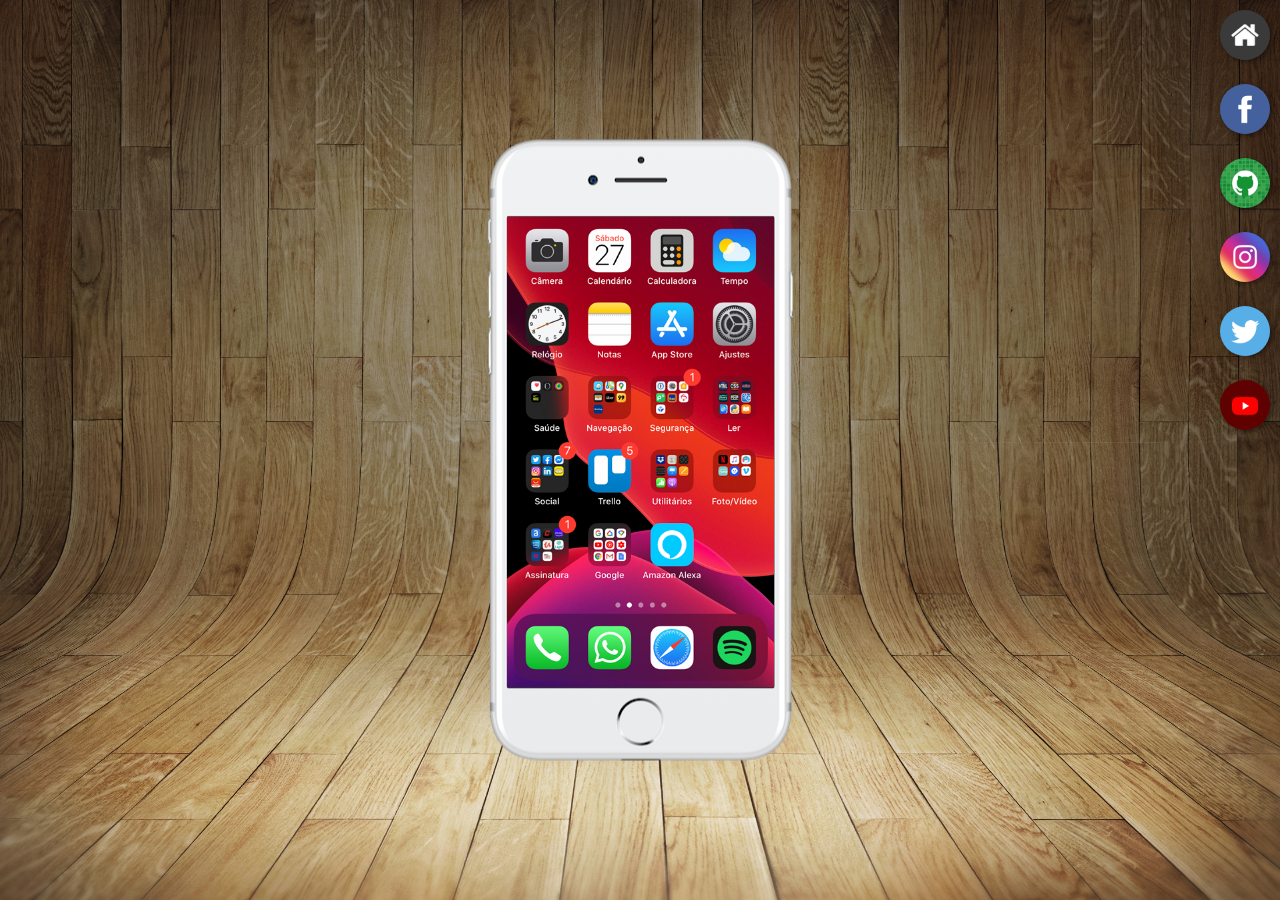
<file: index.html>
<!DOCTYPE html>
<html lang="pt-br">
<head>
    <meta charset="UTF-8">
    <meta name="viewport" content="width=device-width, initial-scale=1.0">
    <title>Minhas redes sociais</title>
    <link rel="stylesheet" href="style.css">
    <link rel="shortcut icon" href="pacote-d013/favicon.ico" type="image/x-icon">
</head>
<body>
    <main>
        <section id="telefone">
            <iframe src="home.html" name="tela" id="tela" frameborder="0">
                Seu Navegador não é compatível!
            </iframe>
        </section>

        <section id="redes-sociais">
            <a href="home.html" target="tela"> <img src="pacote-d013/imagens/logo-home.jpg" alt=""></a><br>
            <a href="facebook.html" target="tela"><img src="pacote-d013/imagens/logo-facebook.jpg" alt=""></a><br>
            <a href="github.html" target="tela"> <img src="pacote-d013/imagens/logo-github.jpg" alt=""></a><br>
            <a href="instagram.html" target="tela"> <img src="pacote-d013/imagens/logo-instagram.jpg" alt=""></a><br>
            <a href="twitter.html" target="tela"> <img src="pacote-d013/imagens/logo-twitter.jpg" alt=""></a><br>
            <a href="youtube.html" target="tela"> <img src="pacote-d013/imagens/logo-youtube.jpg" alt=""></a>
        </section>
    </main>
</body>
</html>
</file>
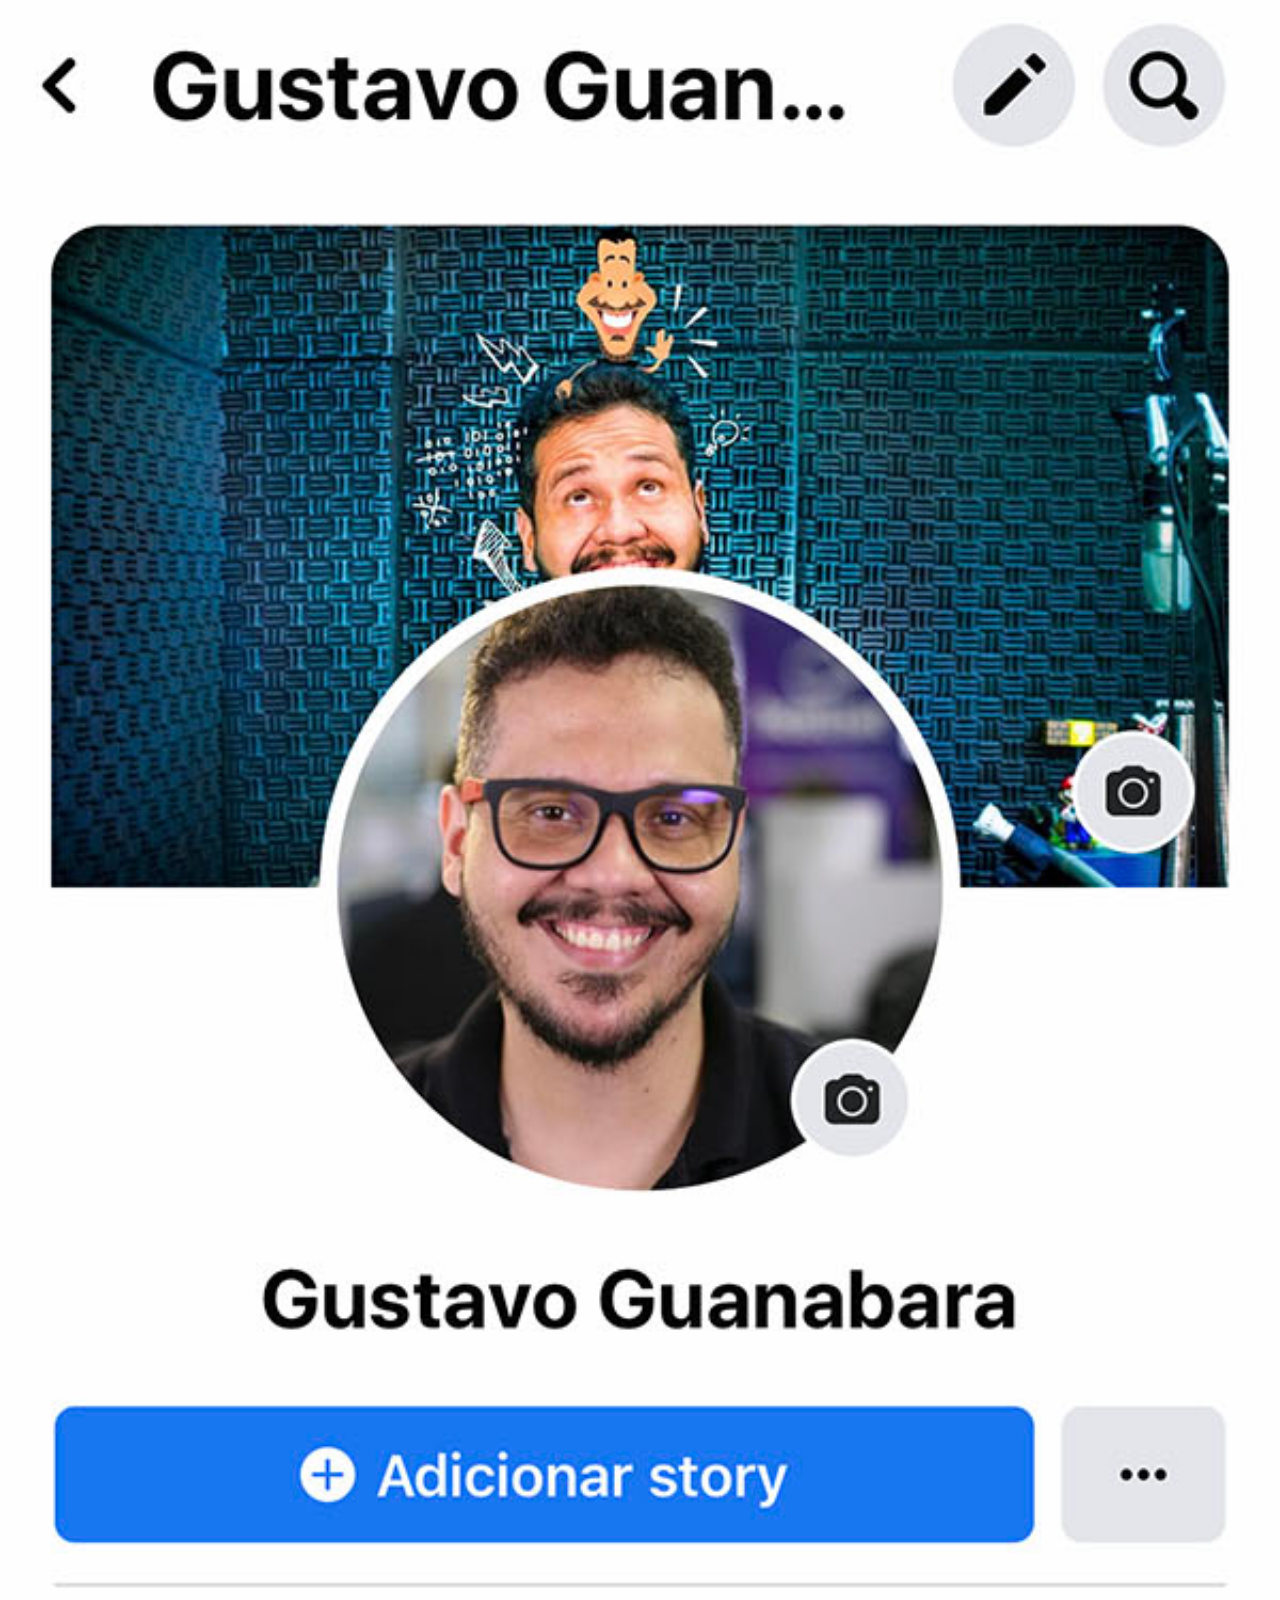
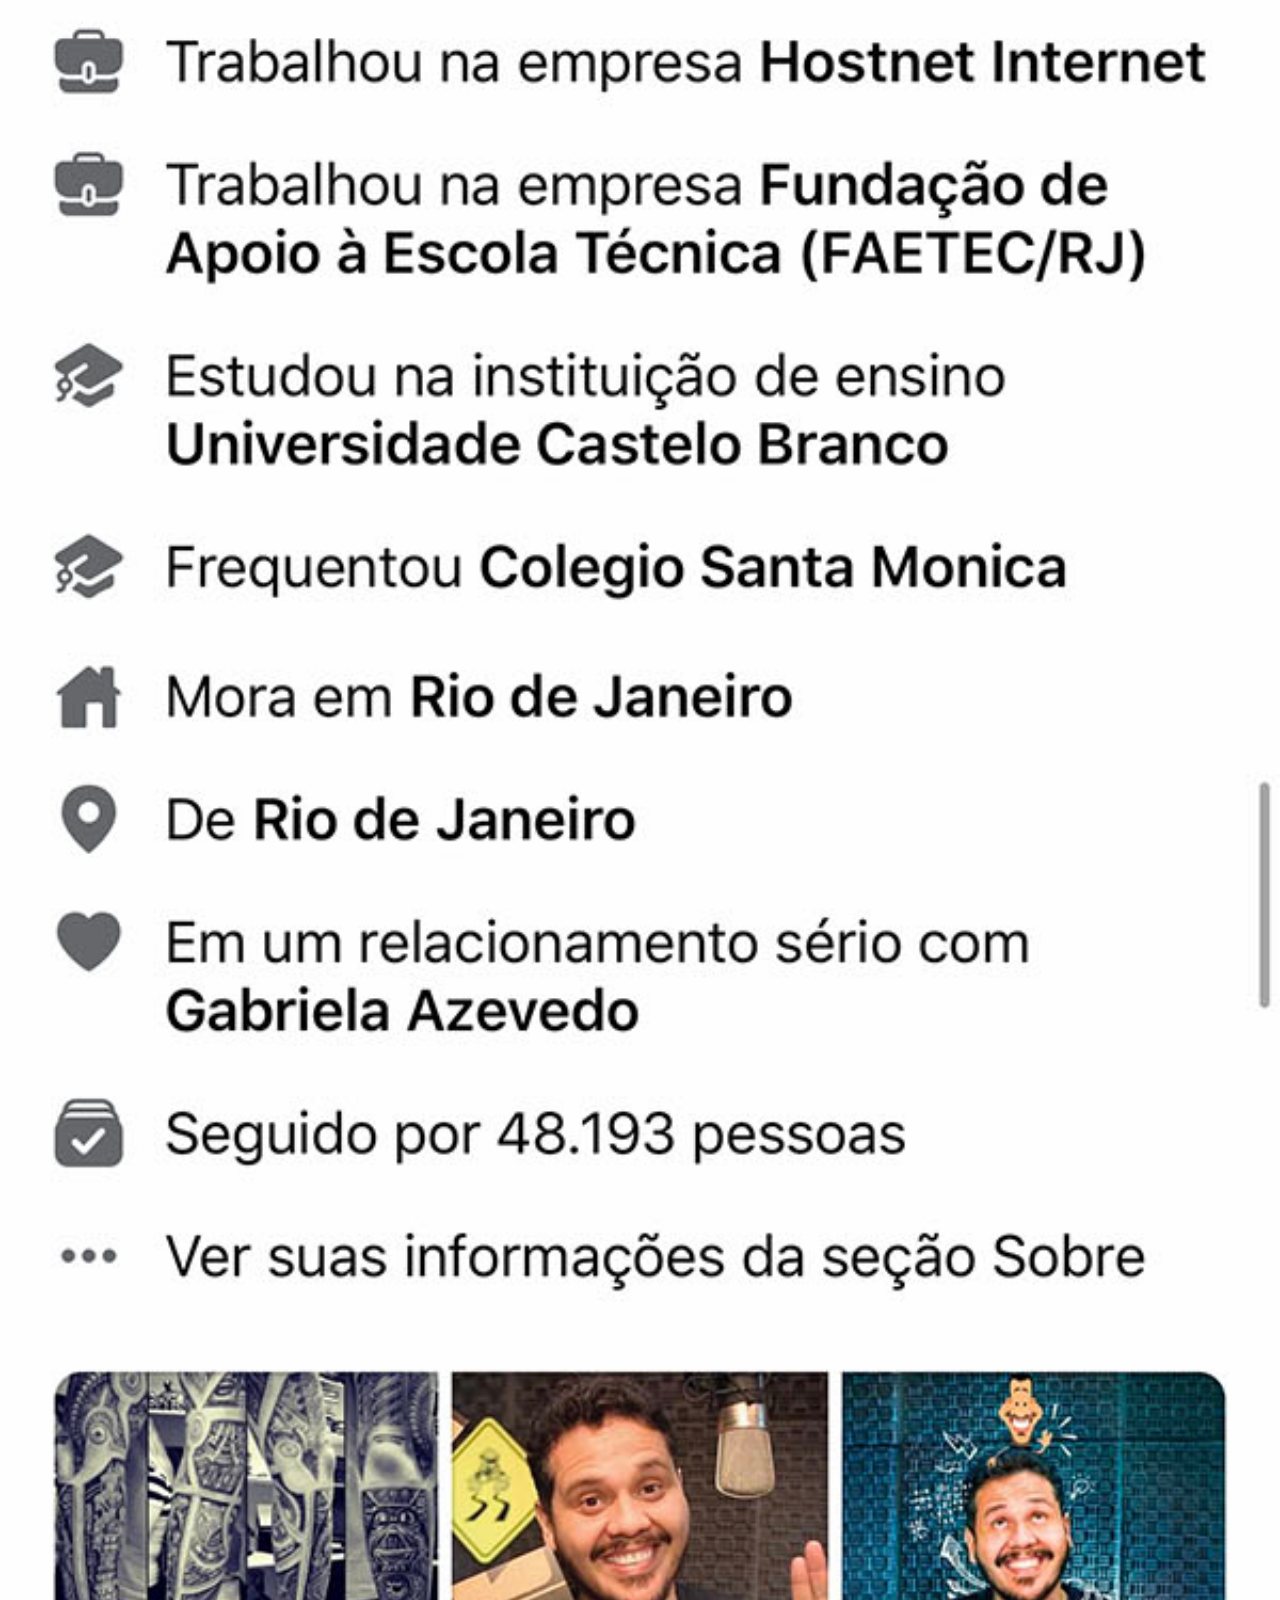
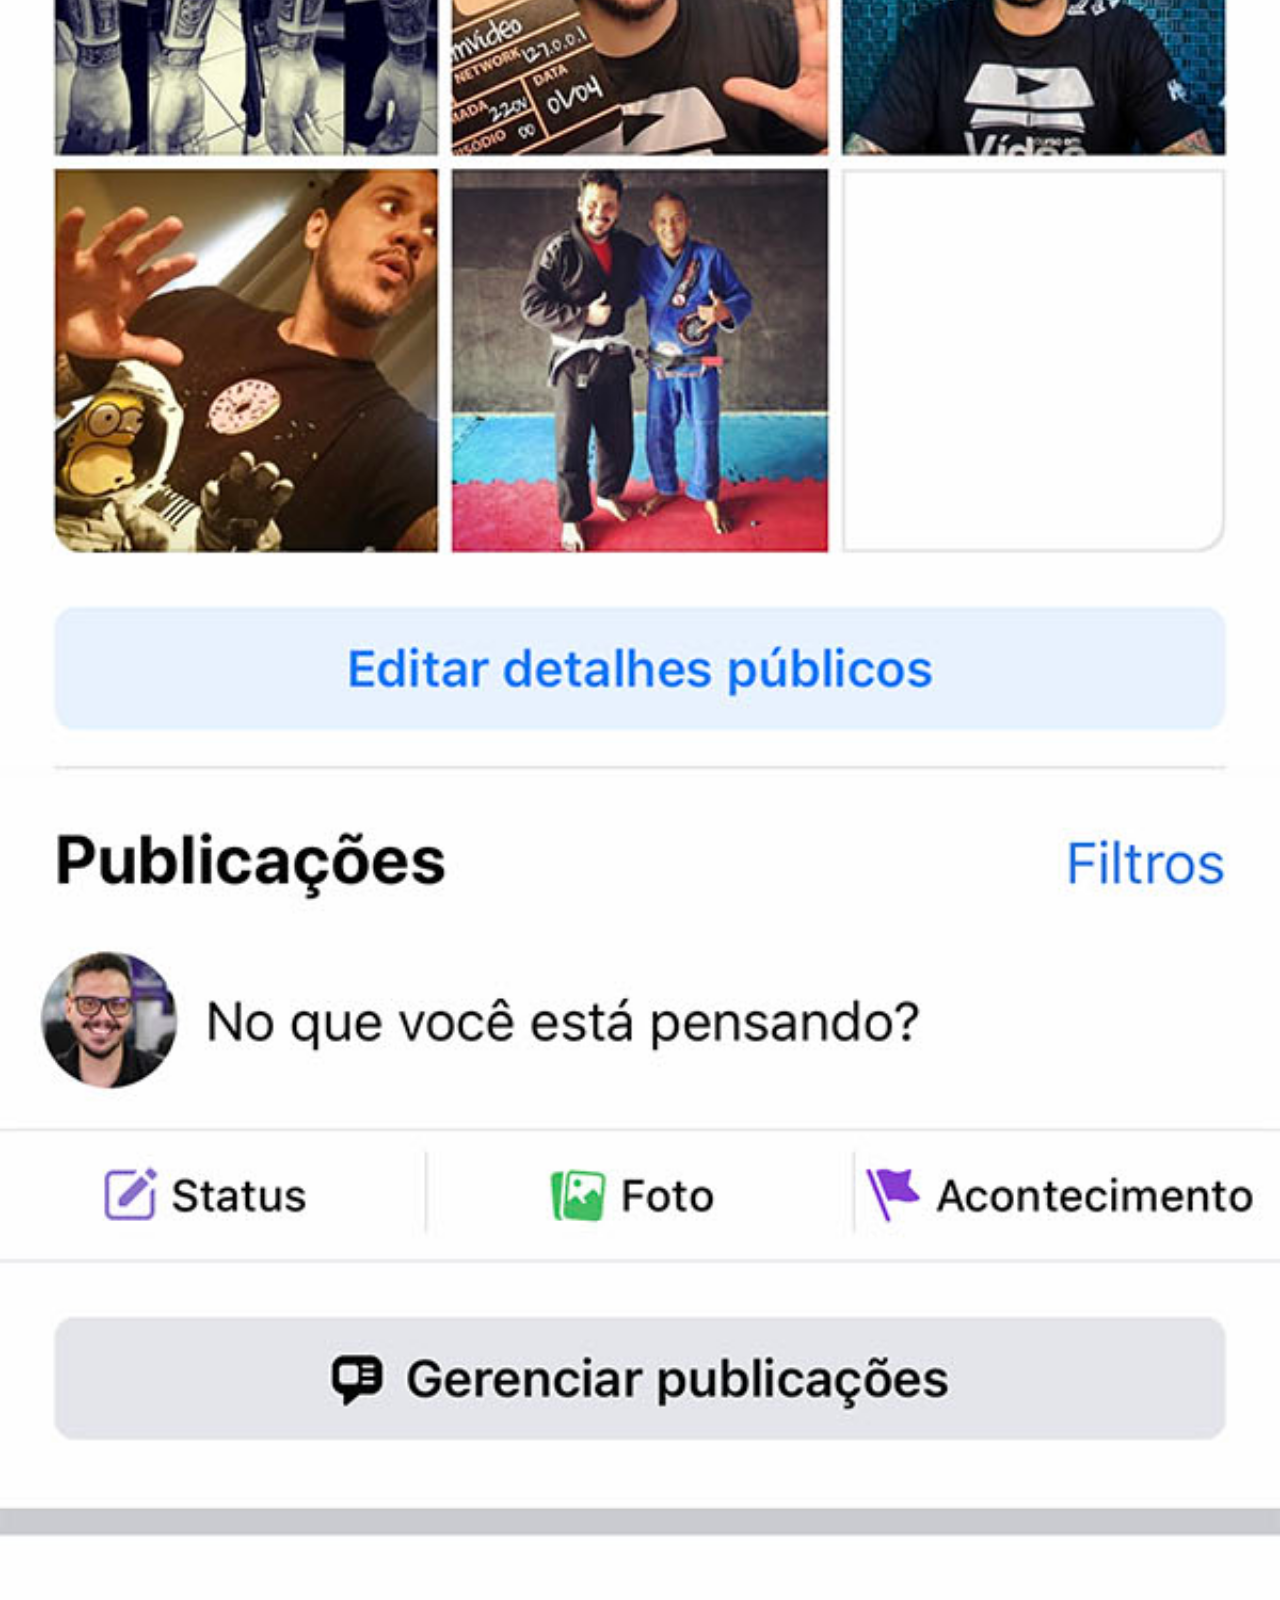
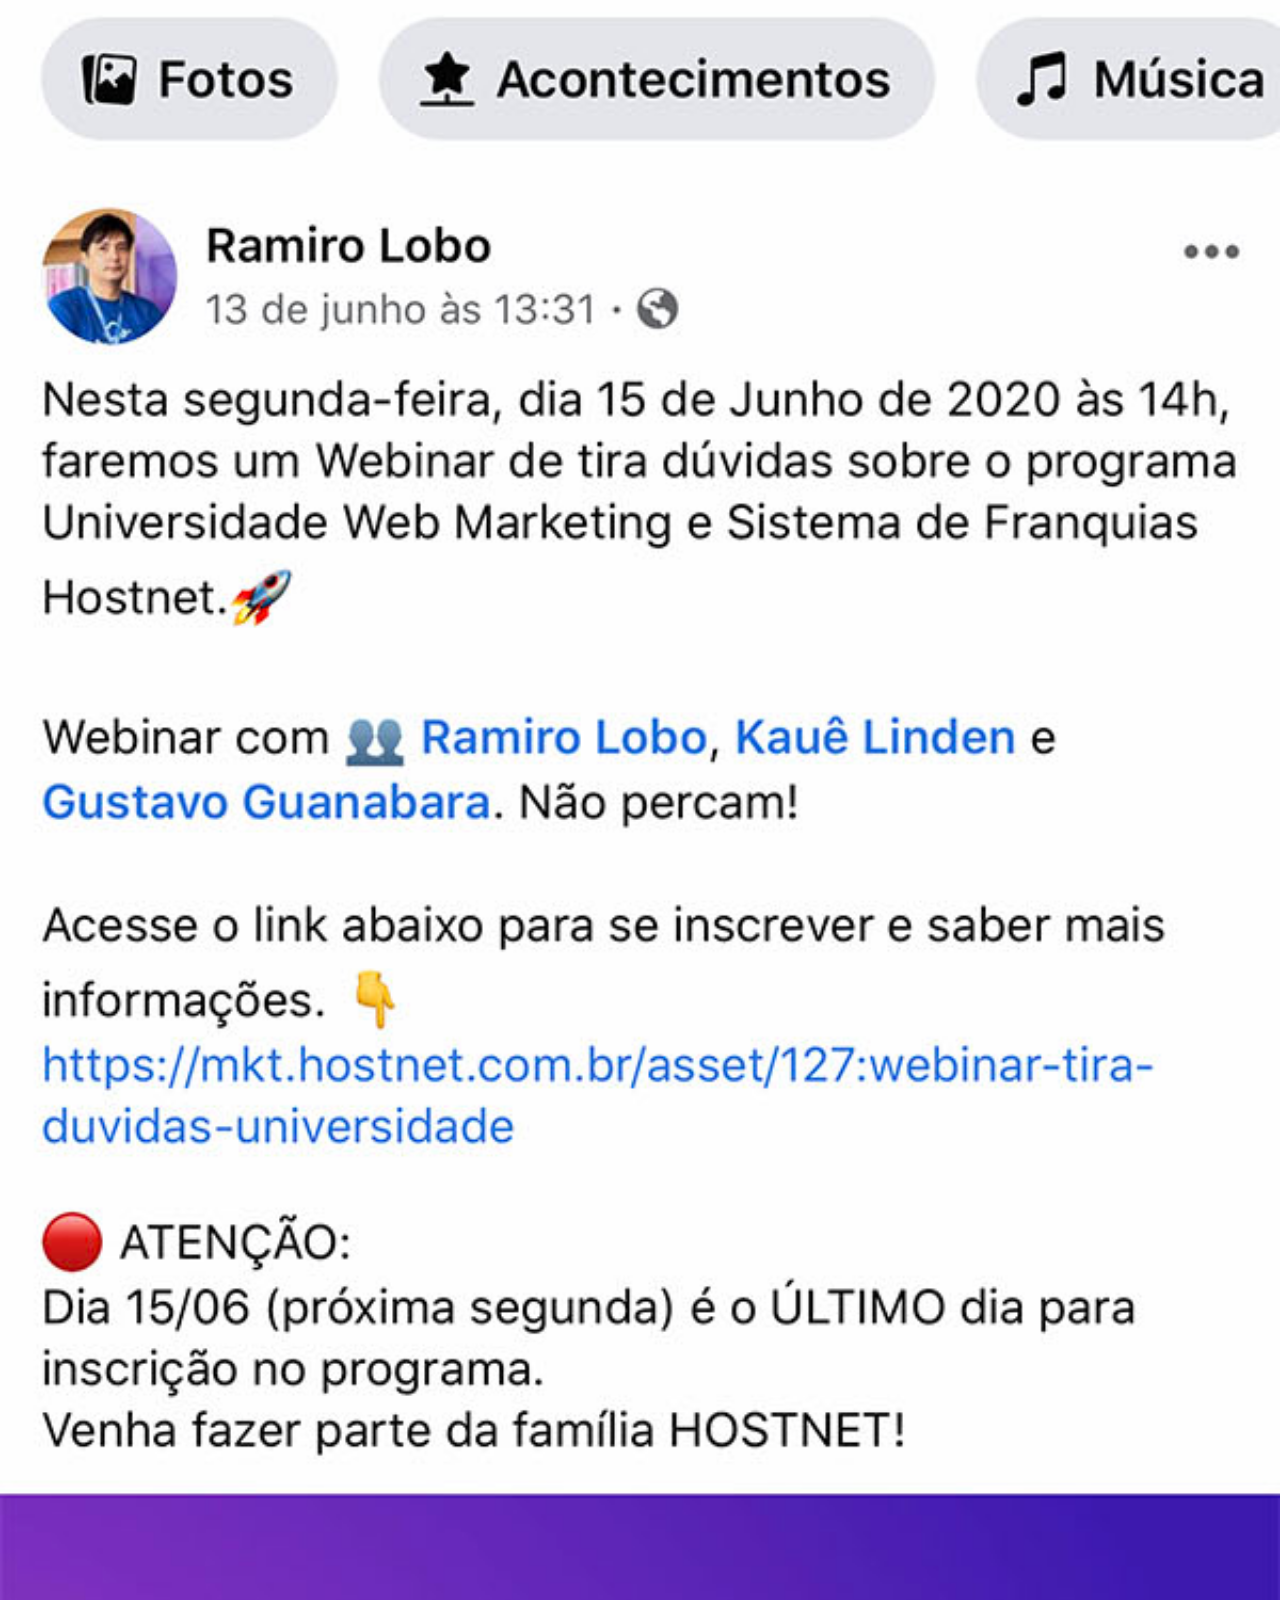
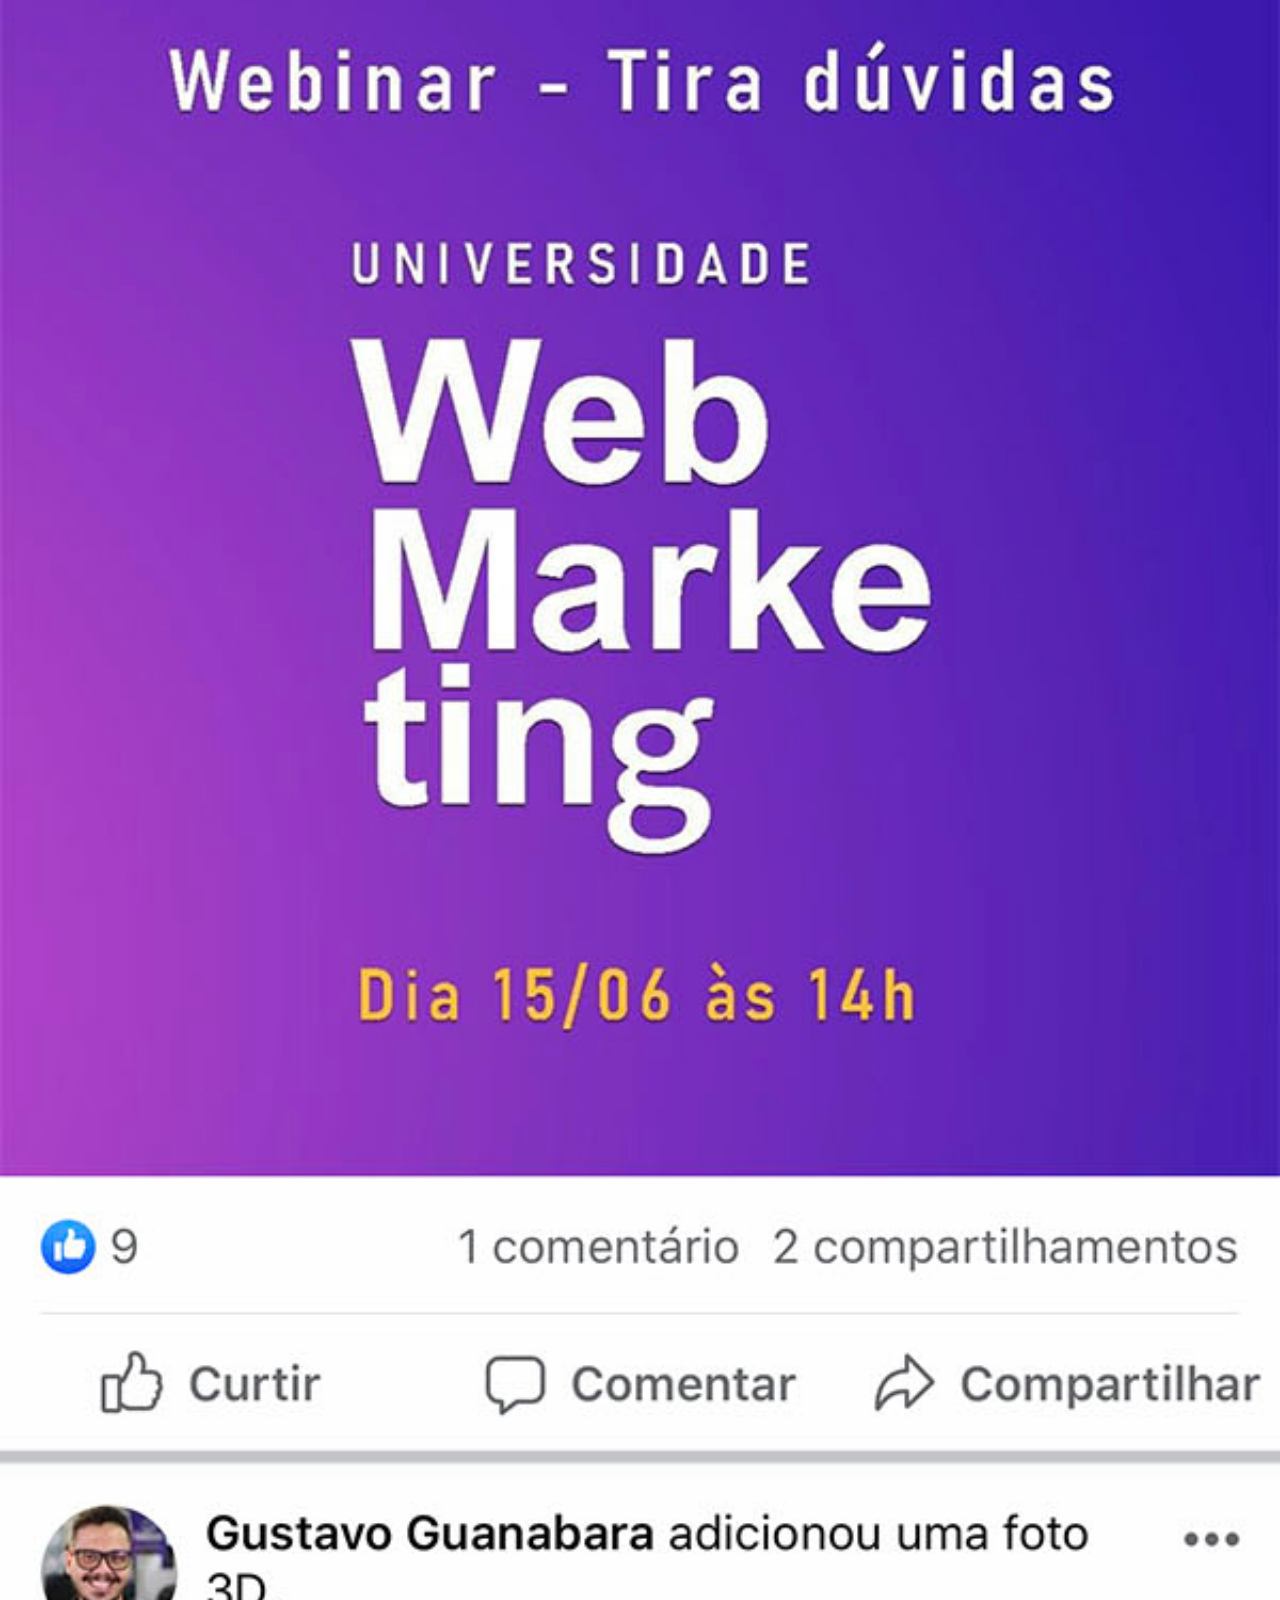
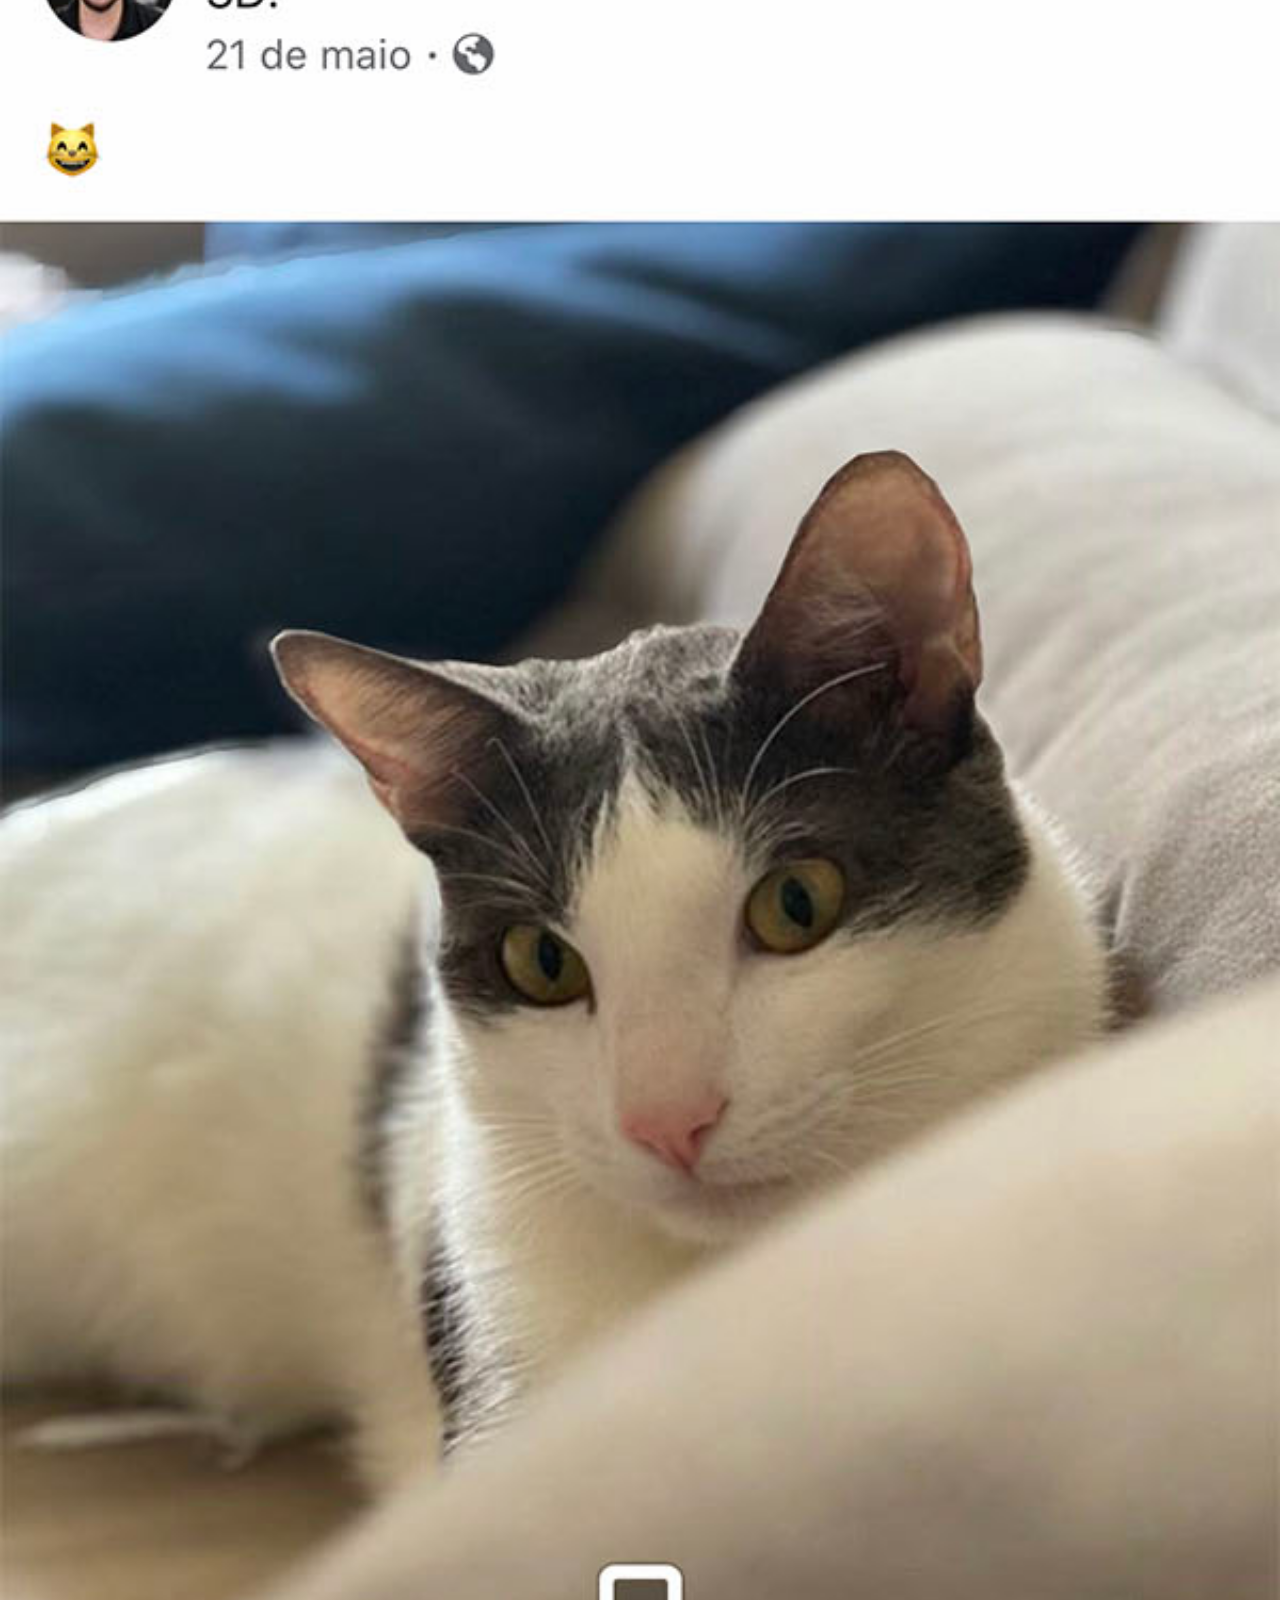
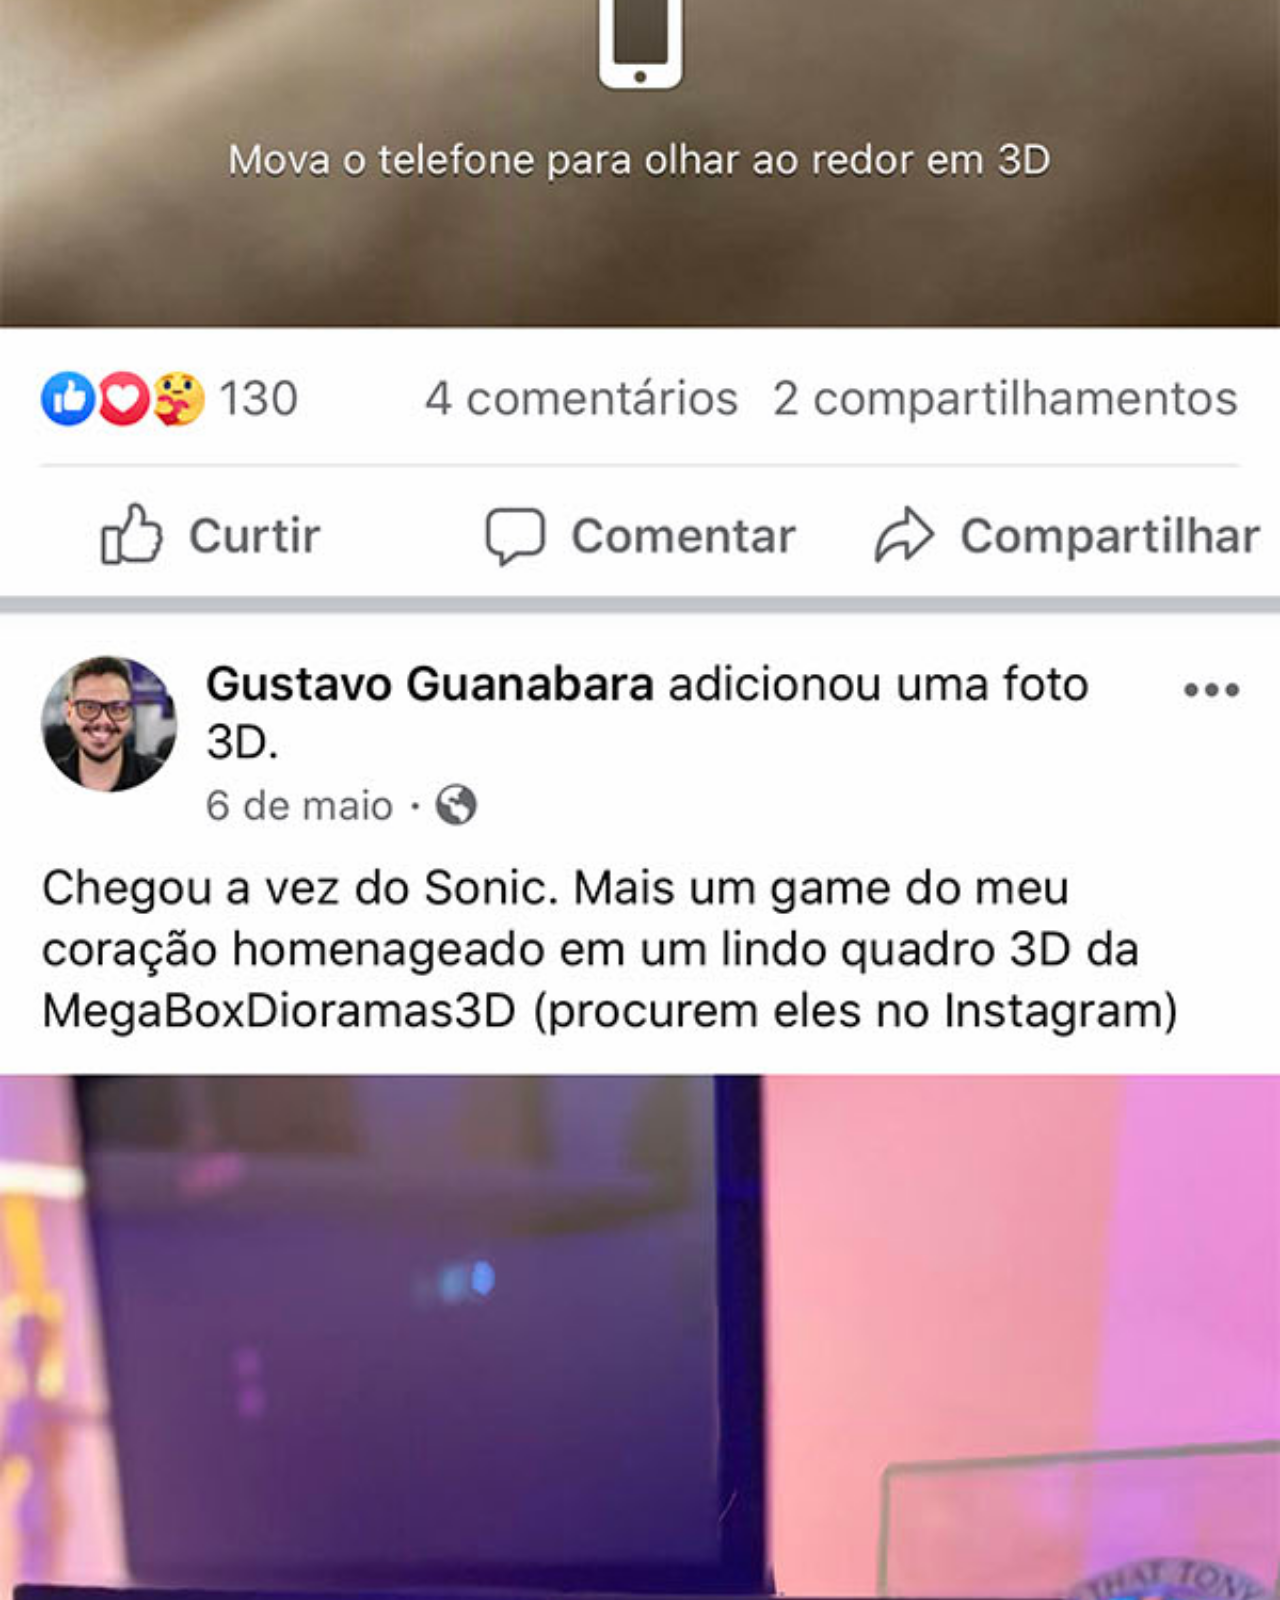
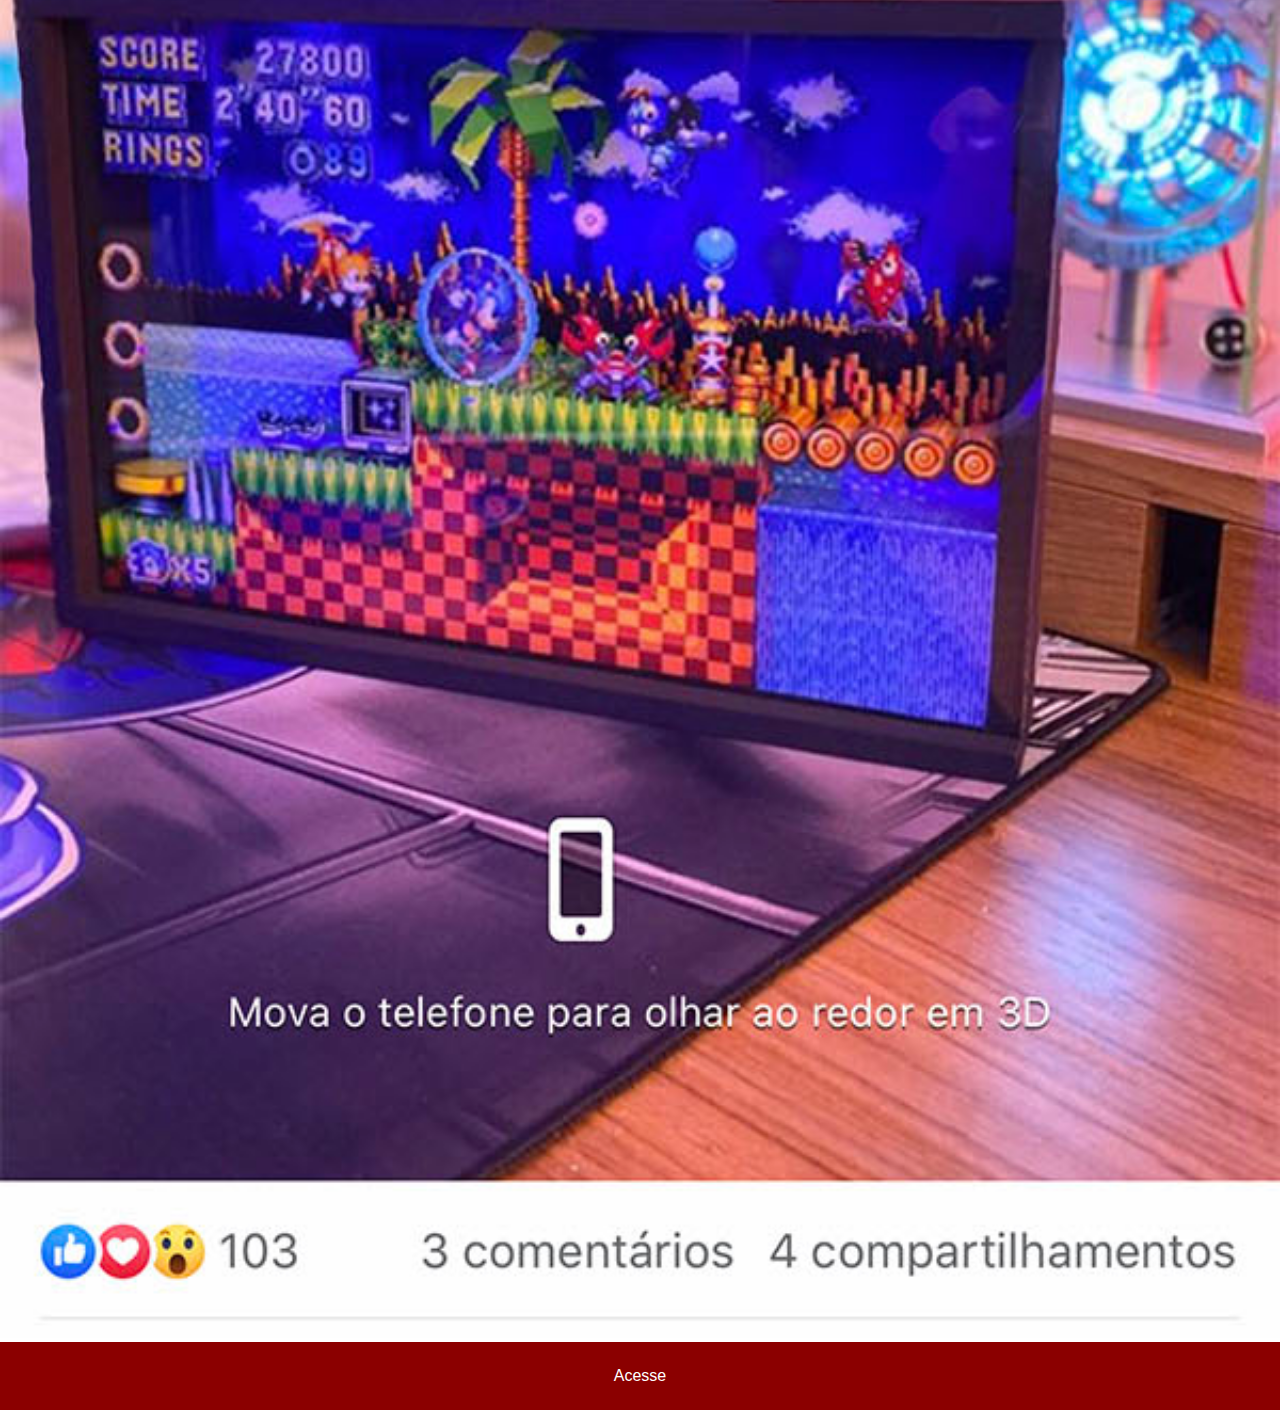
<file: facebook.html>
<!DOCTYPE html>
<html lang="pacote-d013">
<head>
    <meta charset="UTF-8">
    <meta name="viewport" content="width=device-width, initial-scale=1.0">
    <title>Facebook</title>
    <link rel="stylesheet" href="social.css">
</head>
<body>
    <img src="pacote-d013/imagens/tela-facebook.jpg" alt="Tela do Facebook">
    <a href="https://www.facebook.com" target="_blank"> <p>Acesse</p>
    </a>
</body>
</html>
</file>
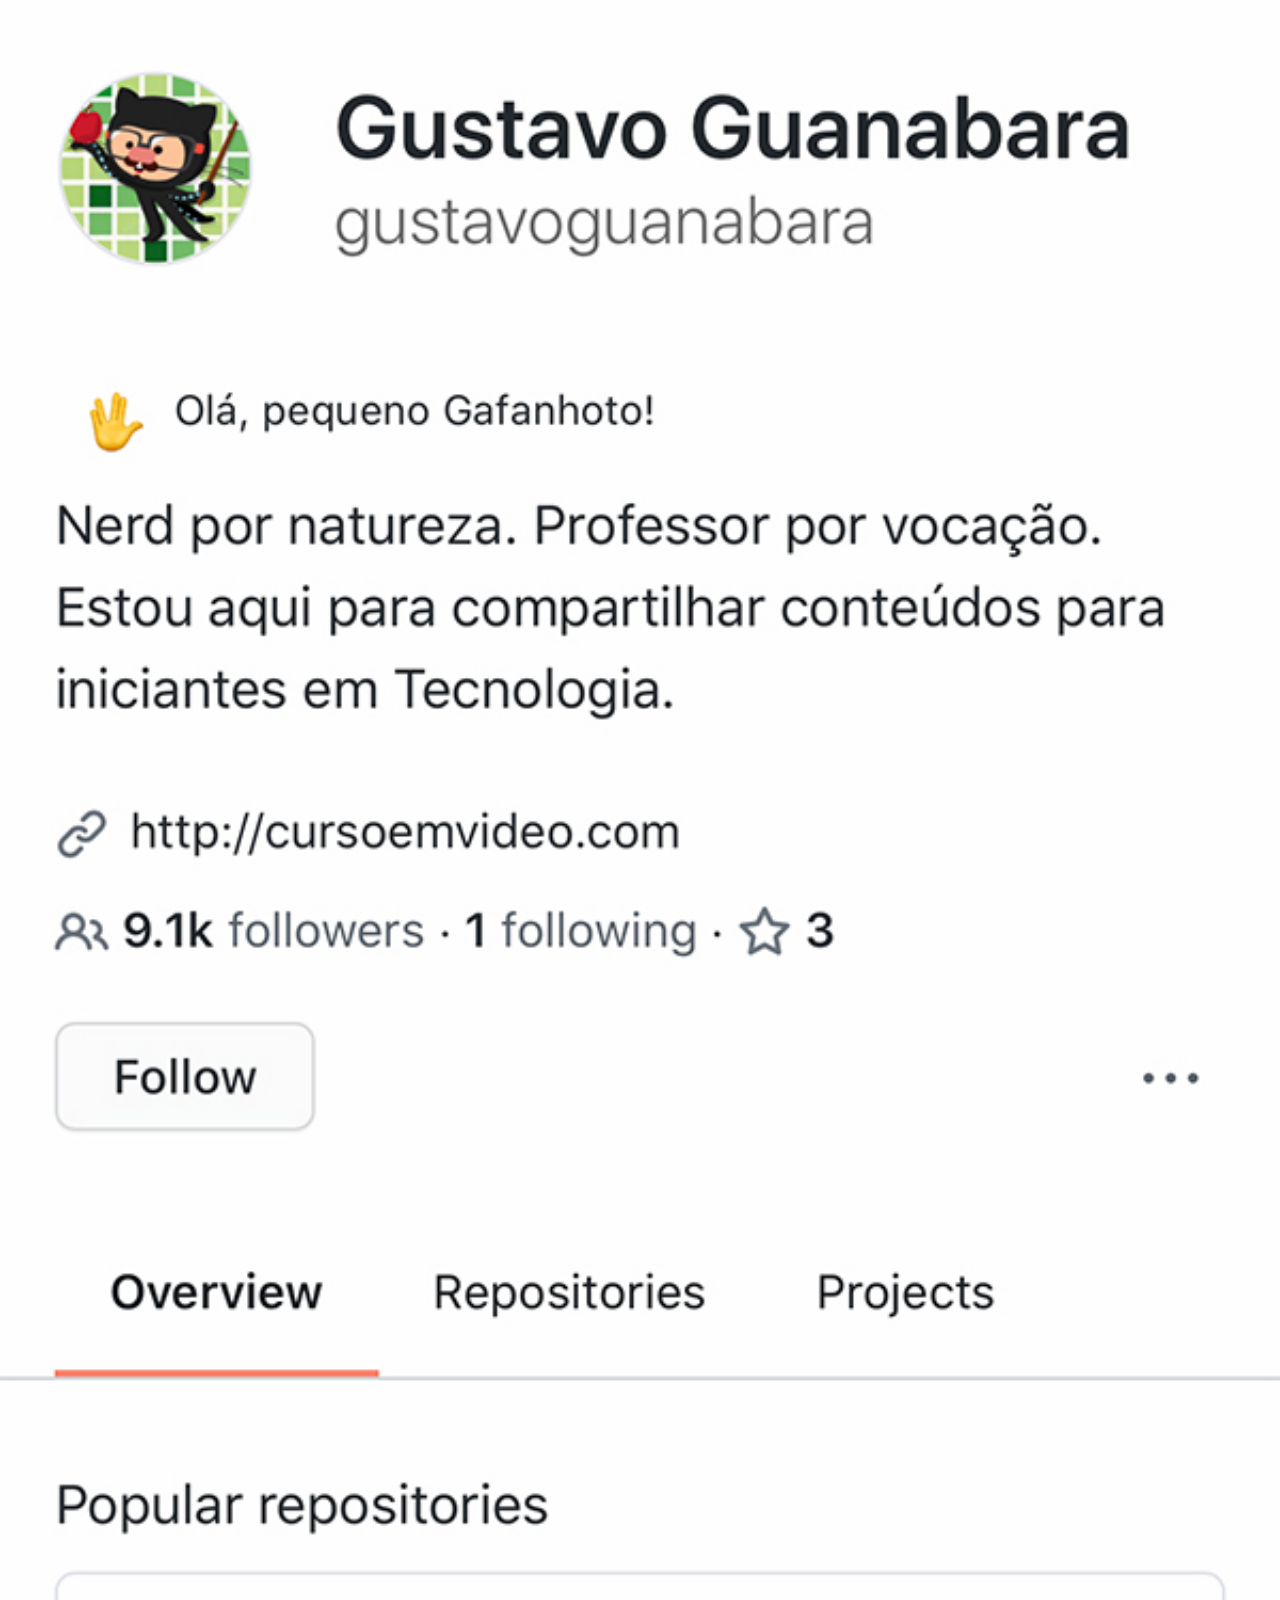
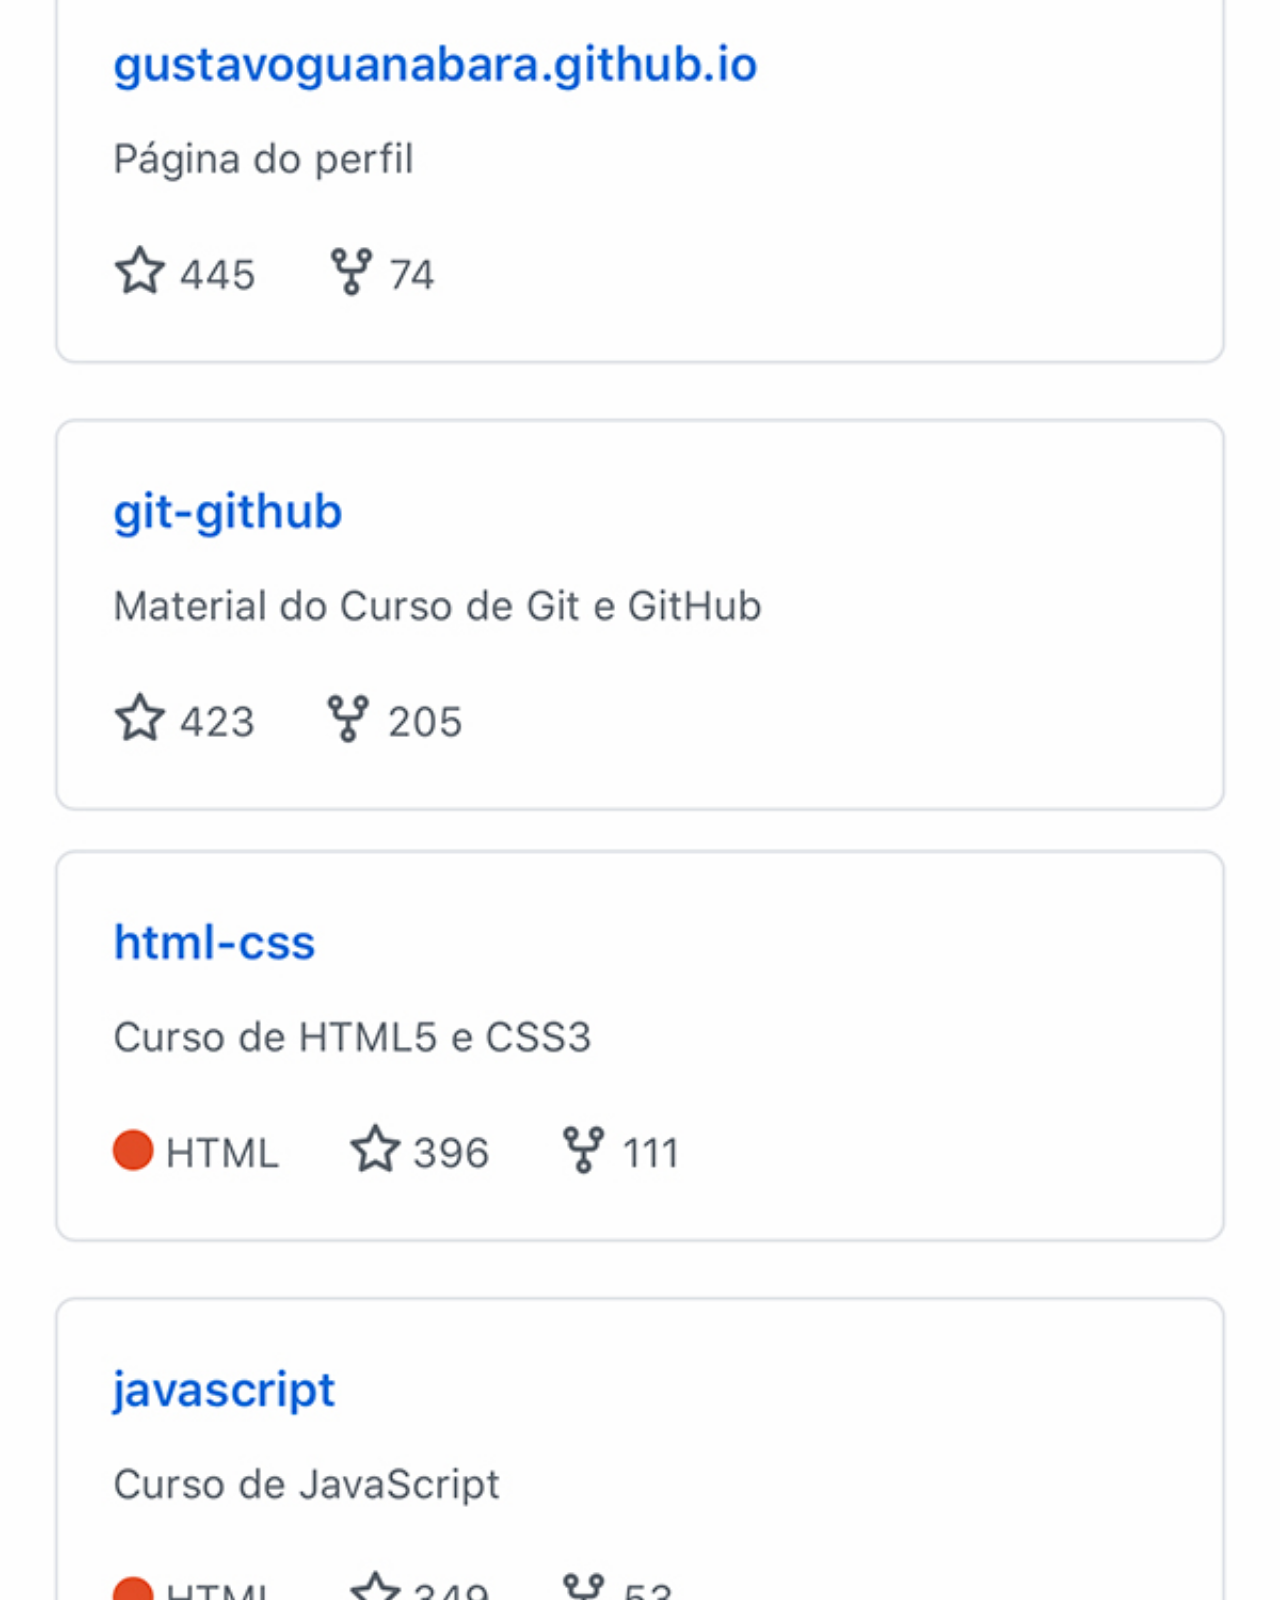
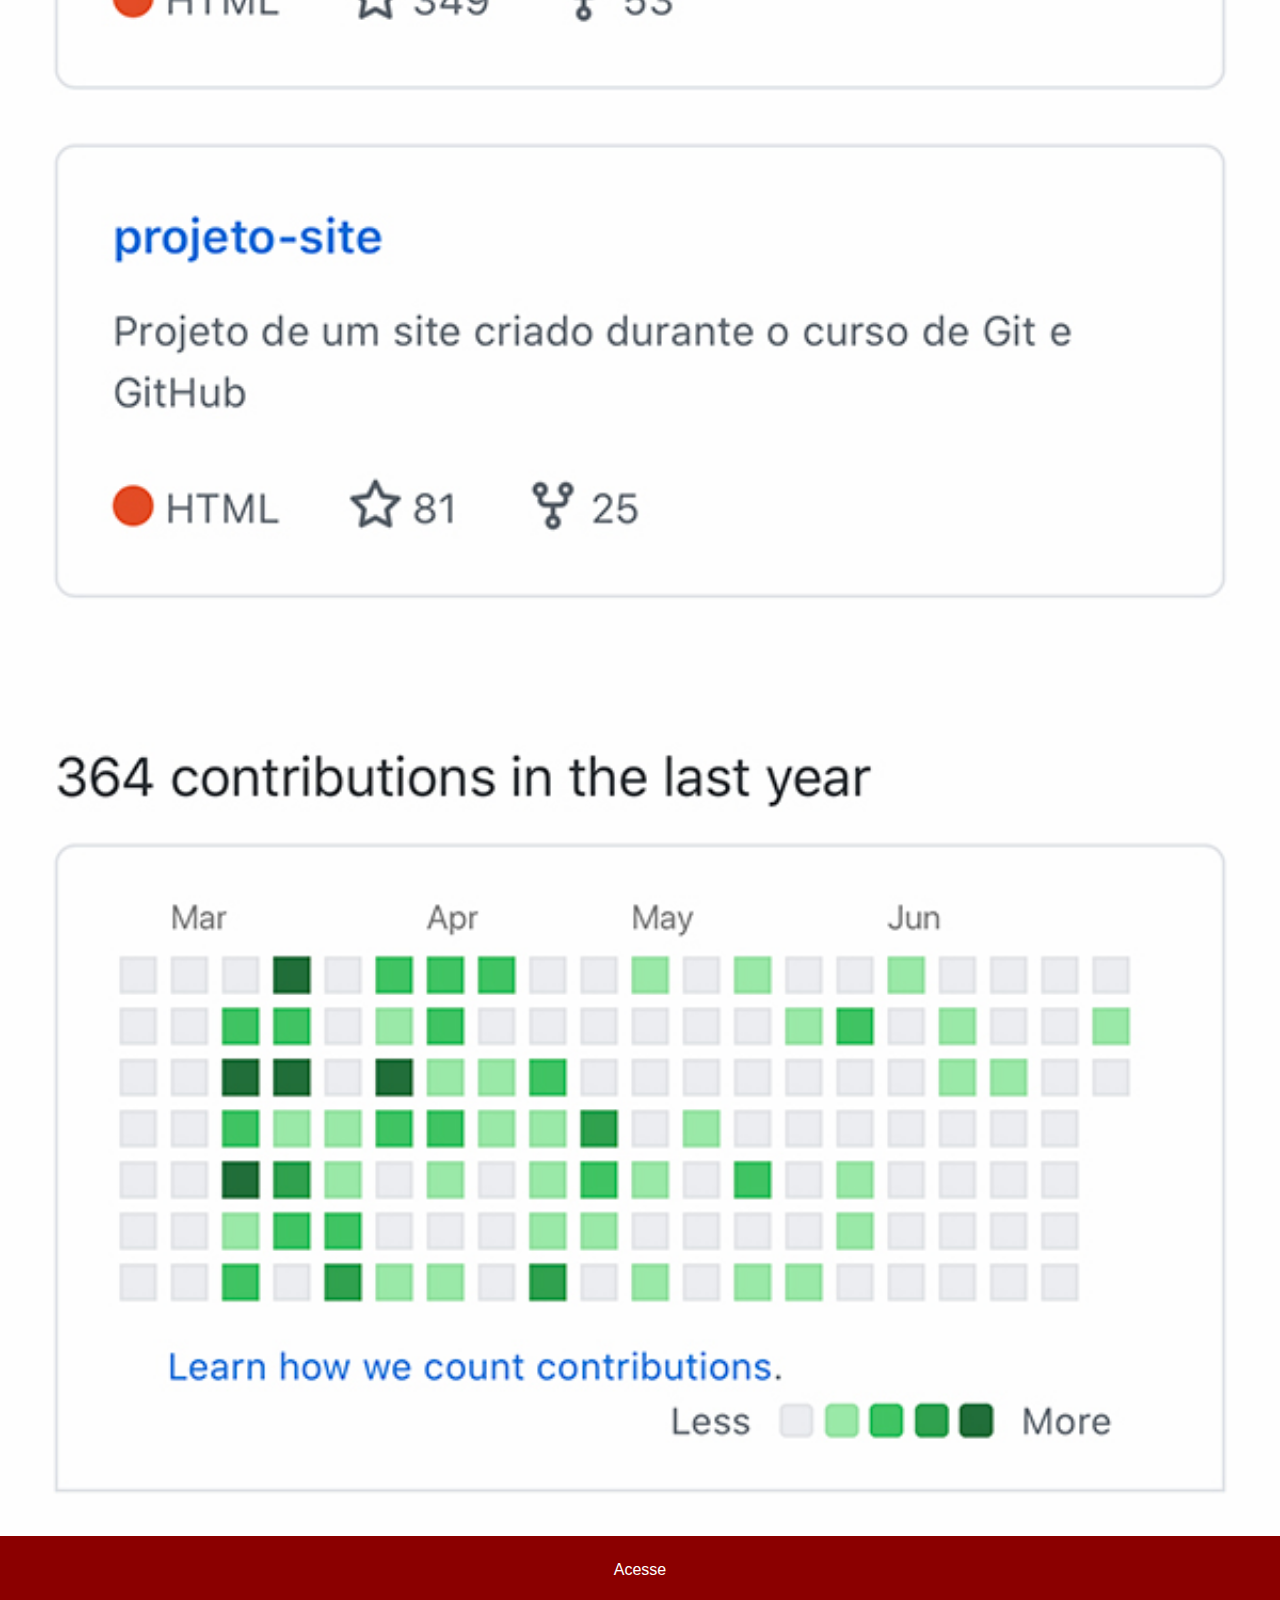
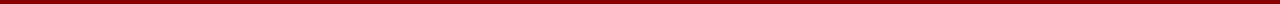
<file: github.html>
<!DOCTYPE html>
<html lang="pt-br">
<head>
    <meta charset="UTF-8">
    <meta name="viewport" content="width=device-width, initial-scale=1.0">
    <title>Github</title>
    <link rel="stylesheet" href="social.css">
</head>
<body>
    <img src="pacote-d013/imagens/tela-github.jpg" alt="Tela do Github">
    <a href="https://github.com/Gabrieldamasc" target="_blank">
        <p>Acesse</p>
    </a>
</body>
</html>
</file>
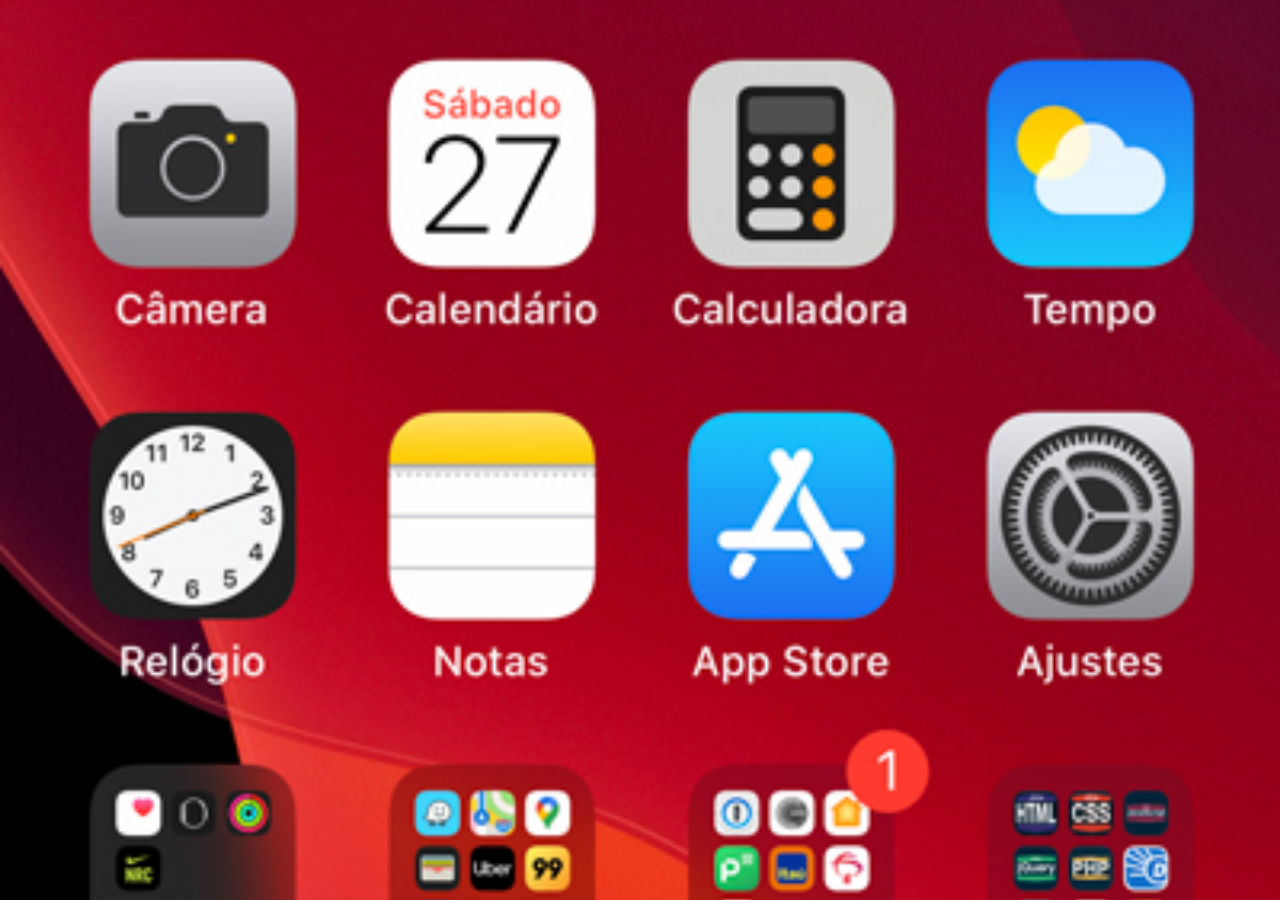
<file: home.html>
<!DOCTYPE html>
<html lang="pt-br">
<head>
    <meta charset="UTF-8">
    <meta name="viewport" content="width=device-width, initial-scale=1.0">
    <title>Home</title>
</head>
<style>
    *{
        margin: 0px;
        padding: 0px;
    }

    body{
        height: 100vh;
        width: 100vw;
        background: black url(pacote-d013/imagens/tela-home.jpg) no-repeat top center;
        background-size: cover;
    }
</style>
<body>
    
</body>
</html>
</file>
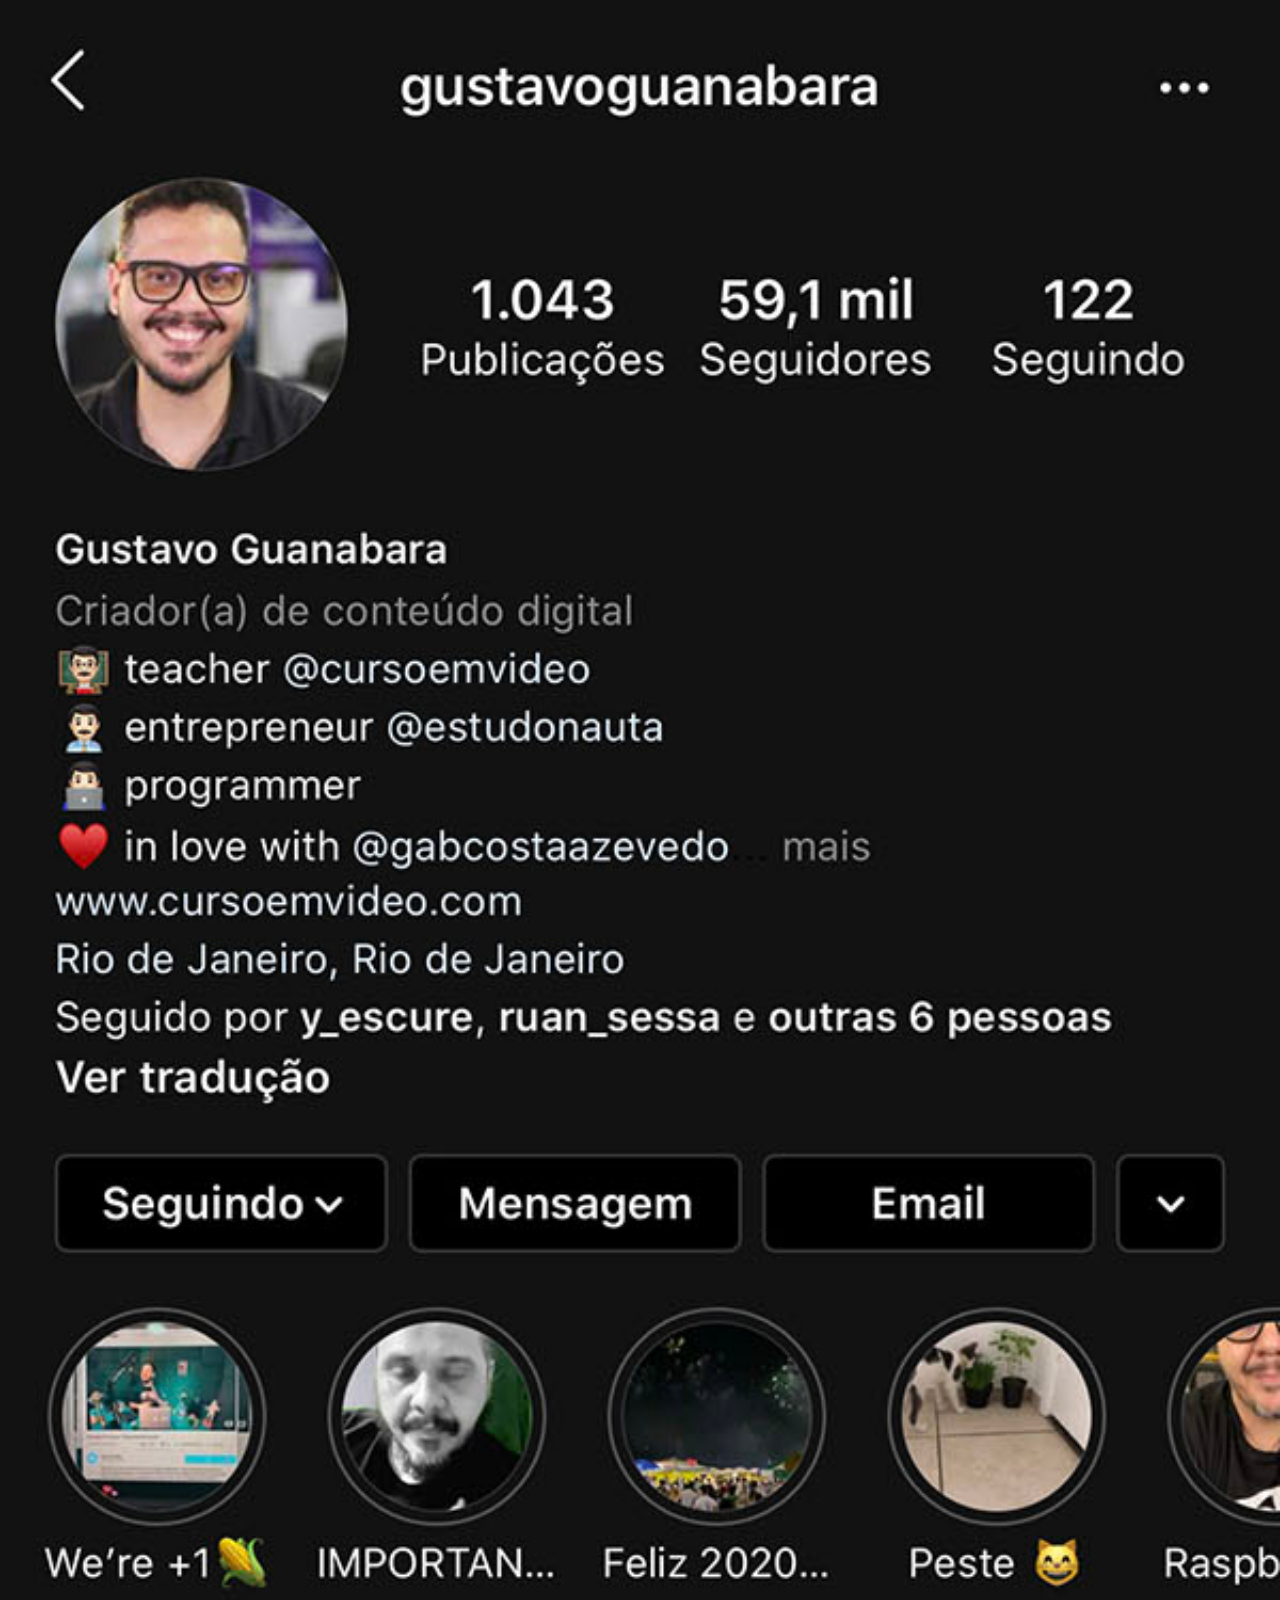
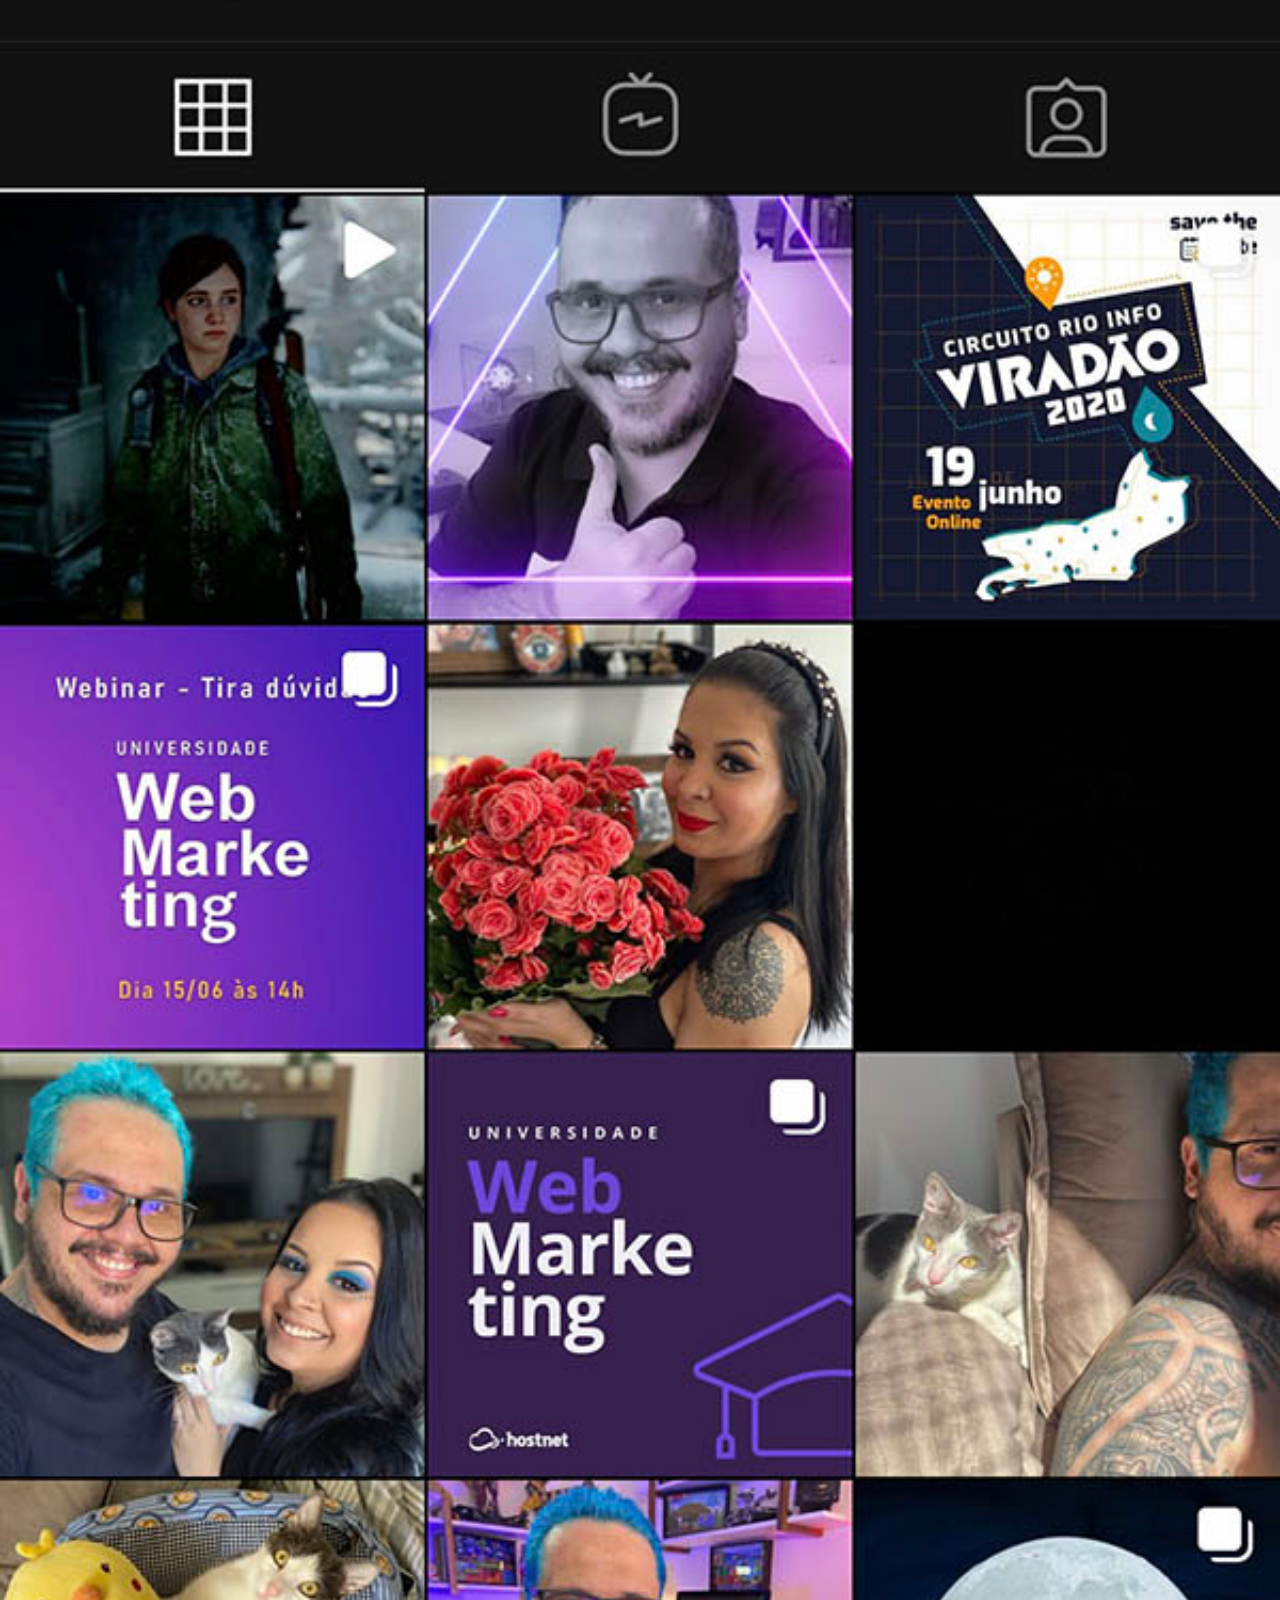
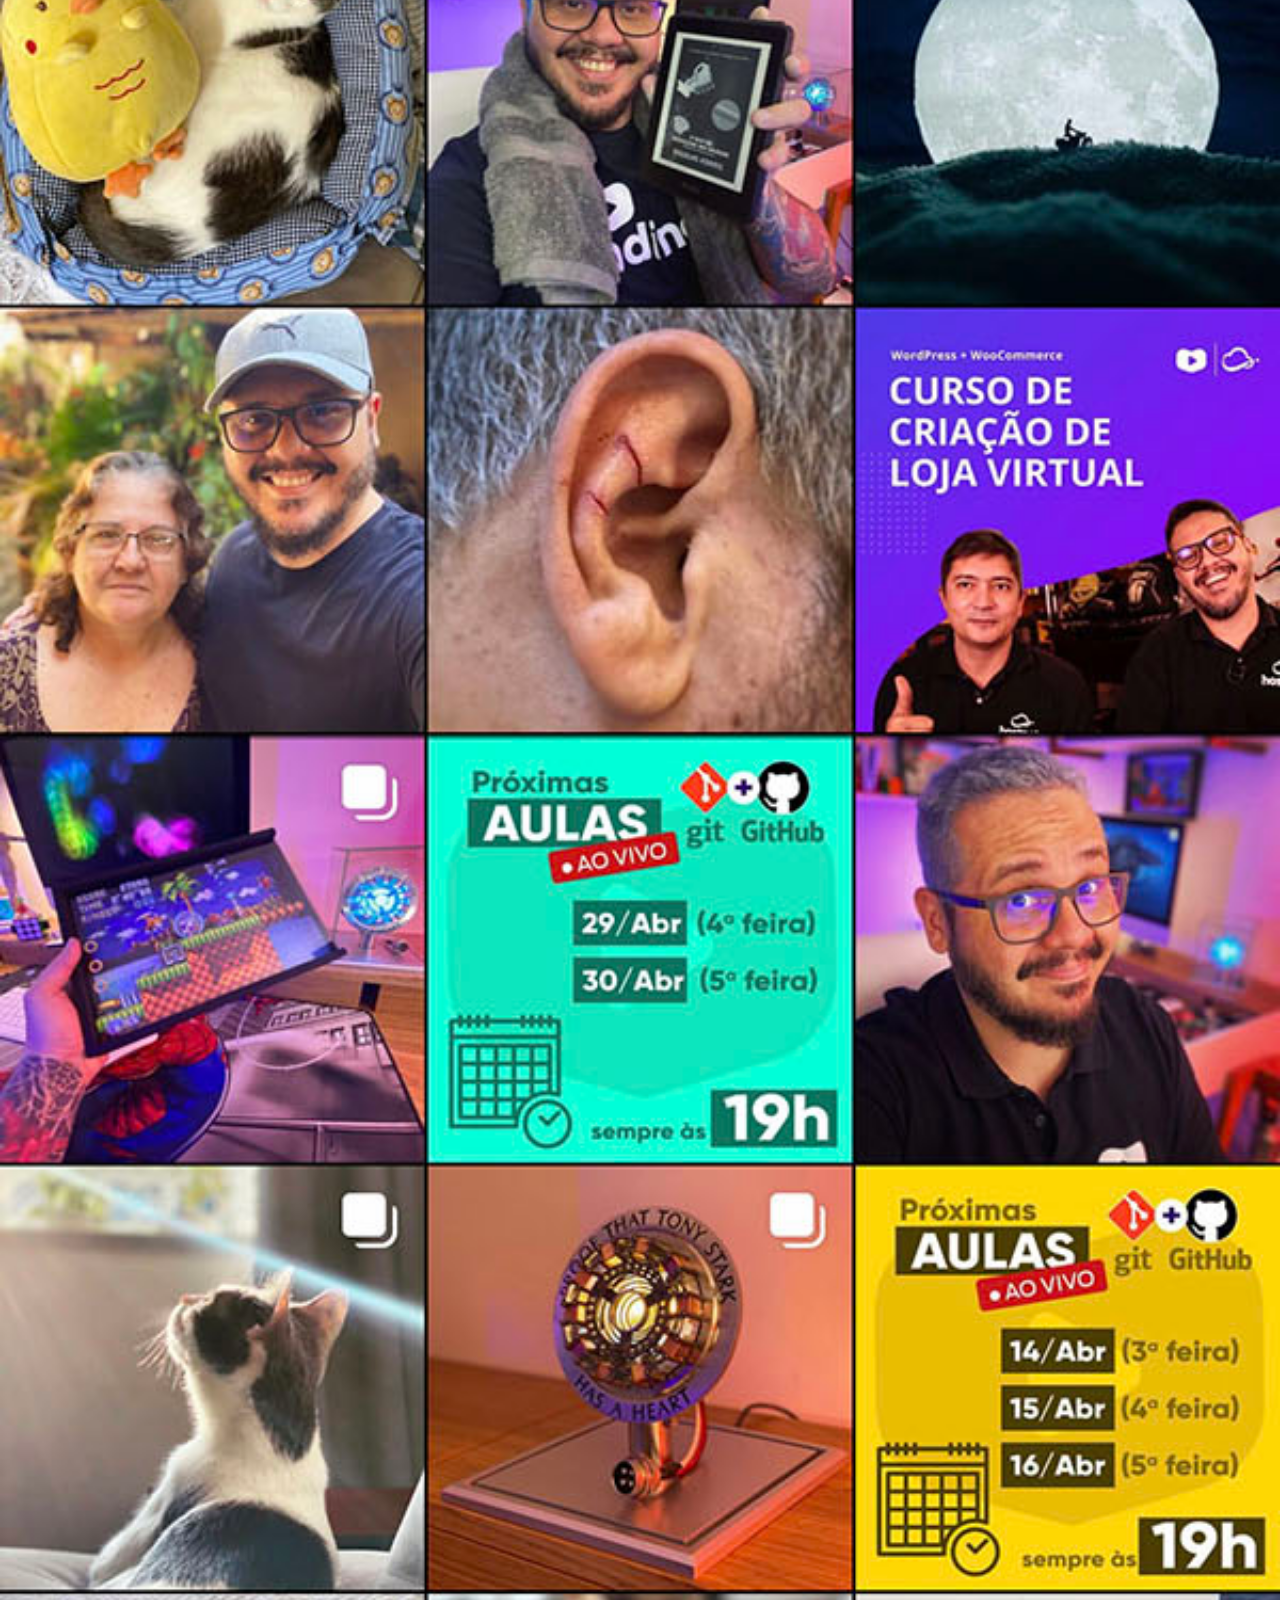
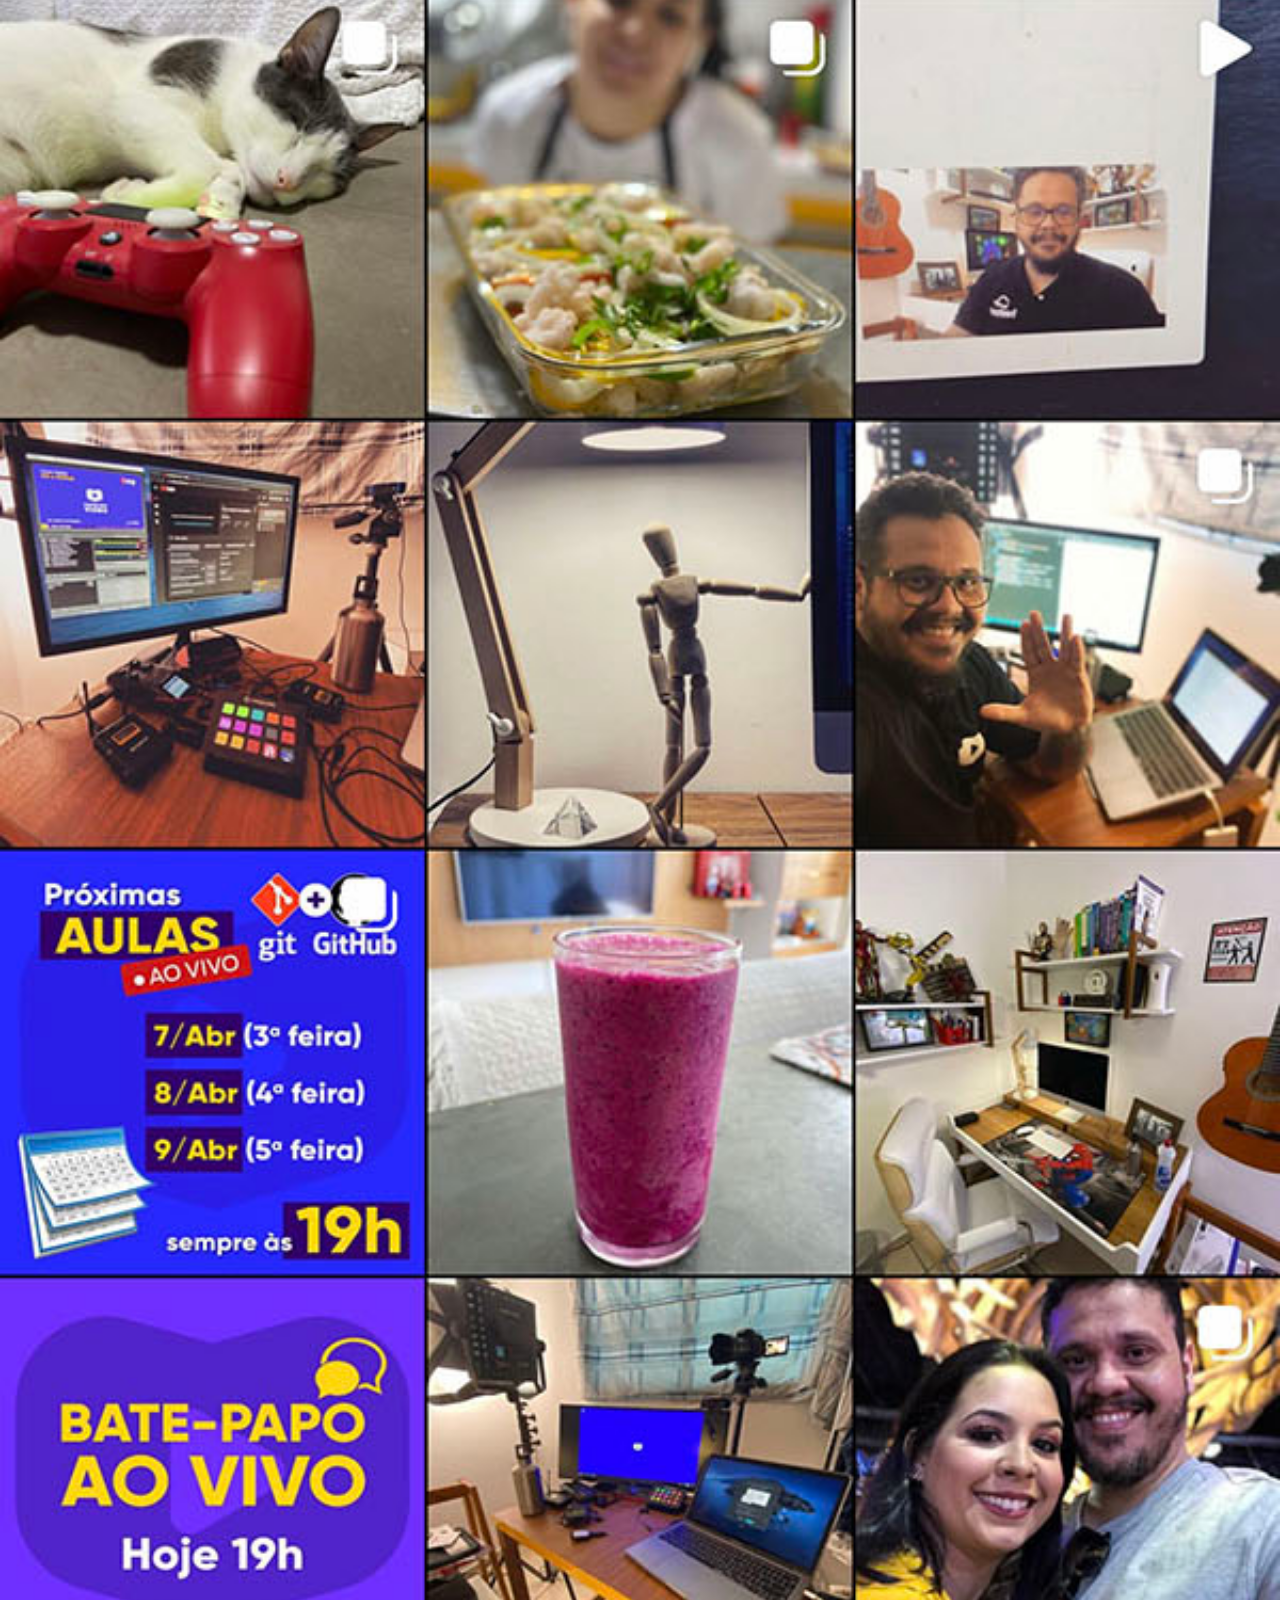
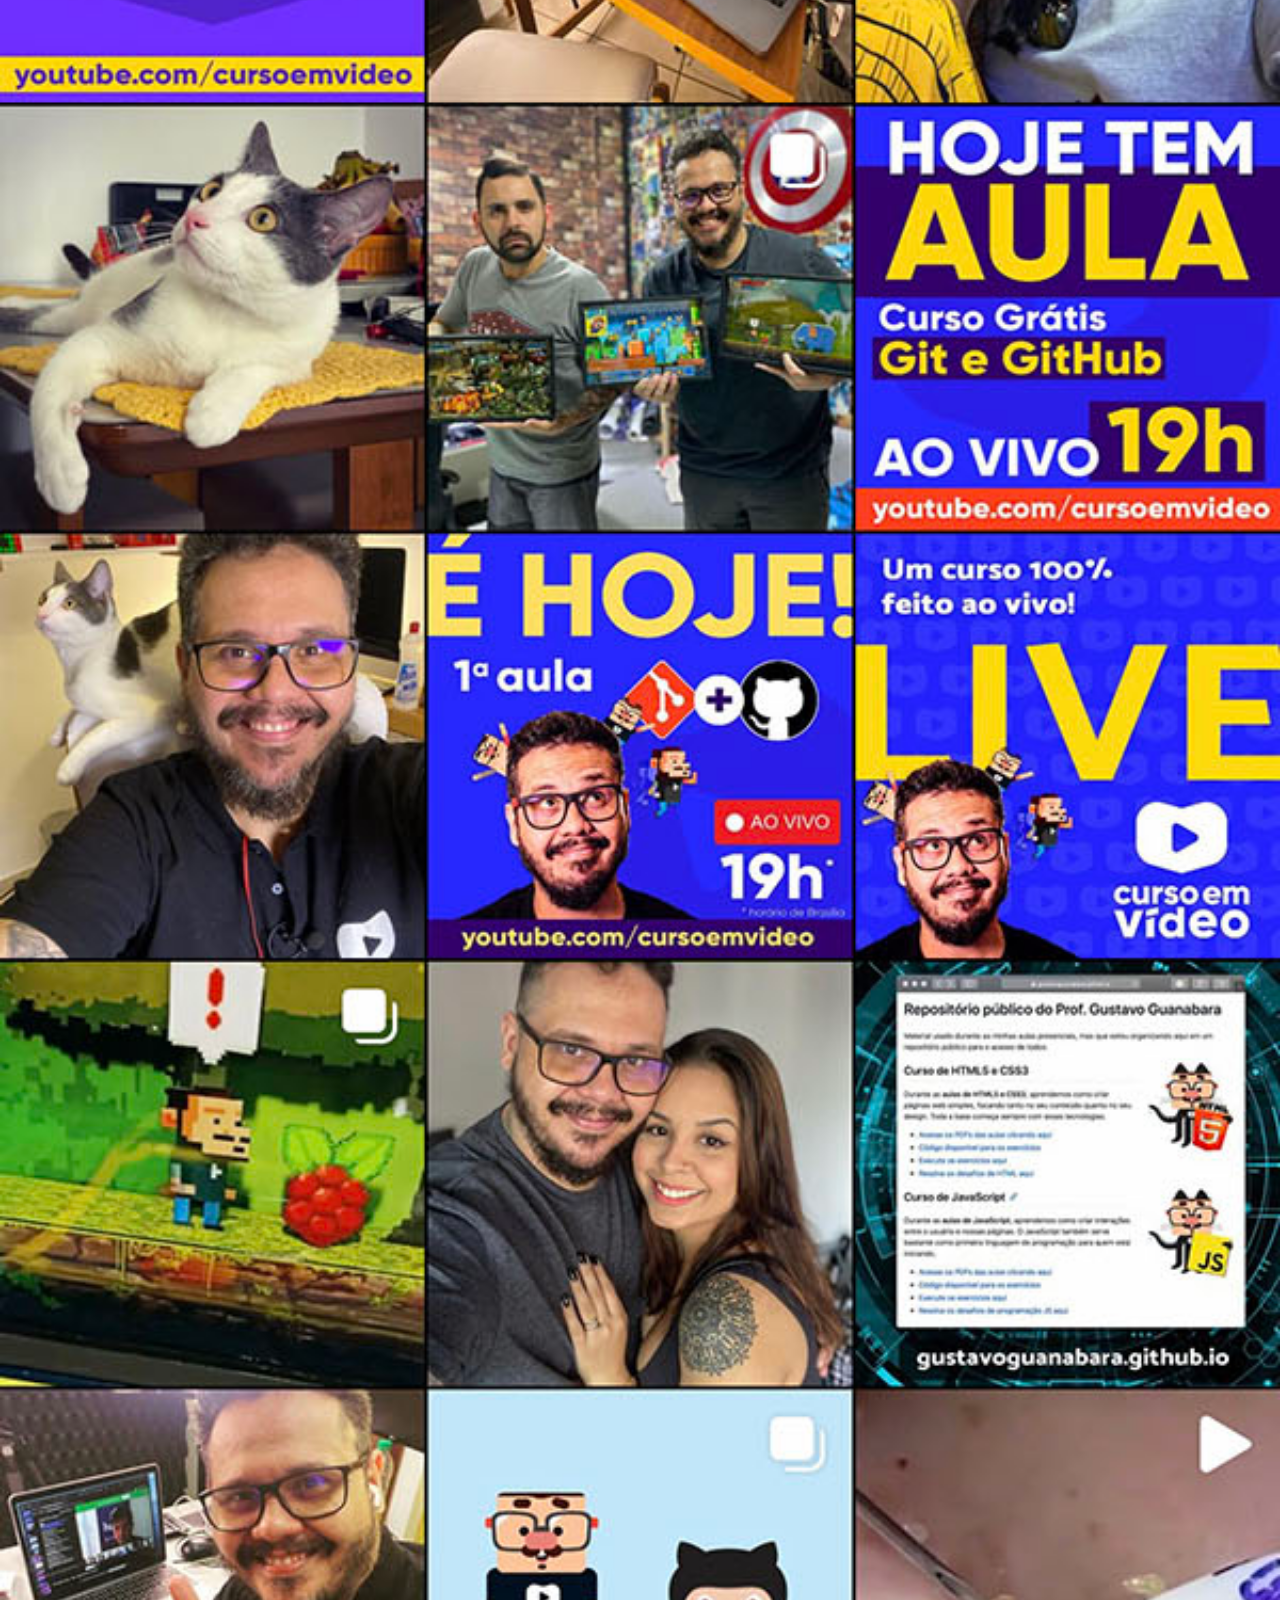
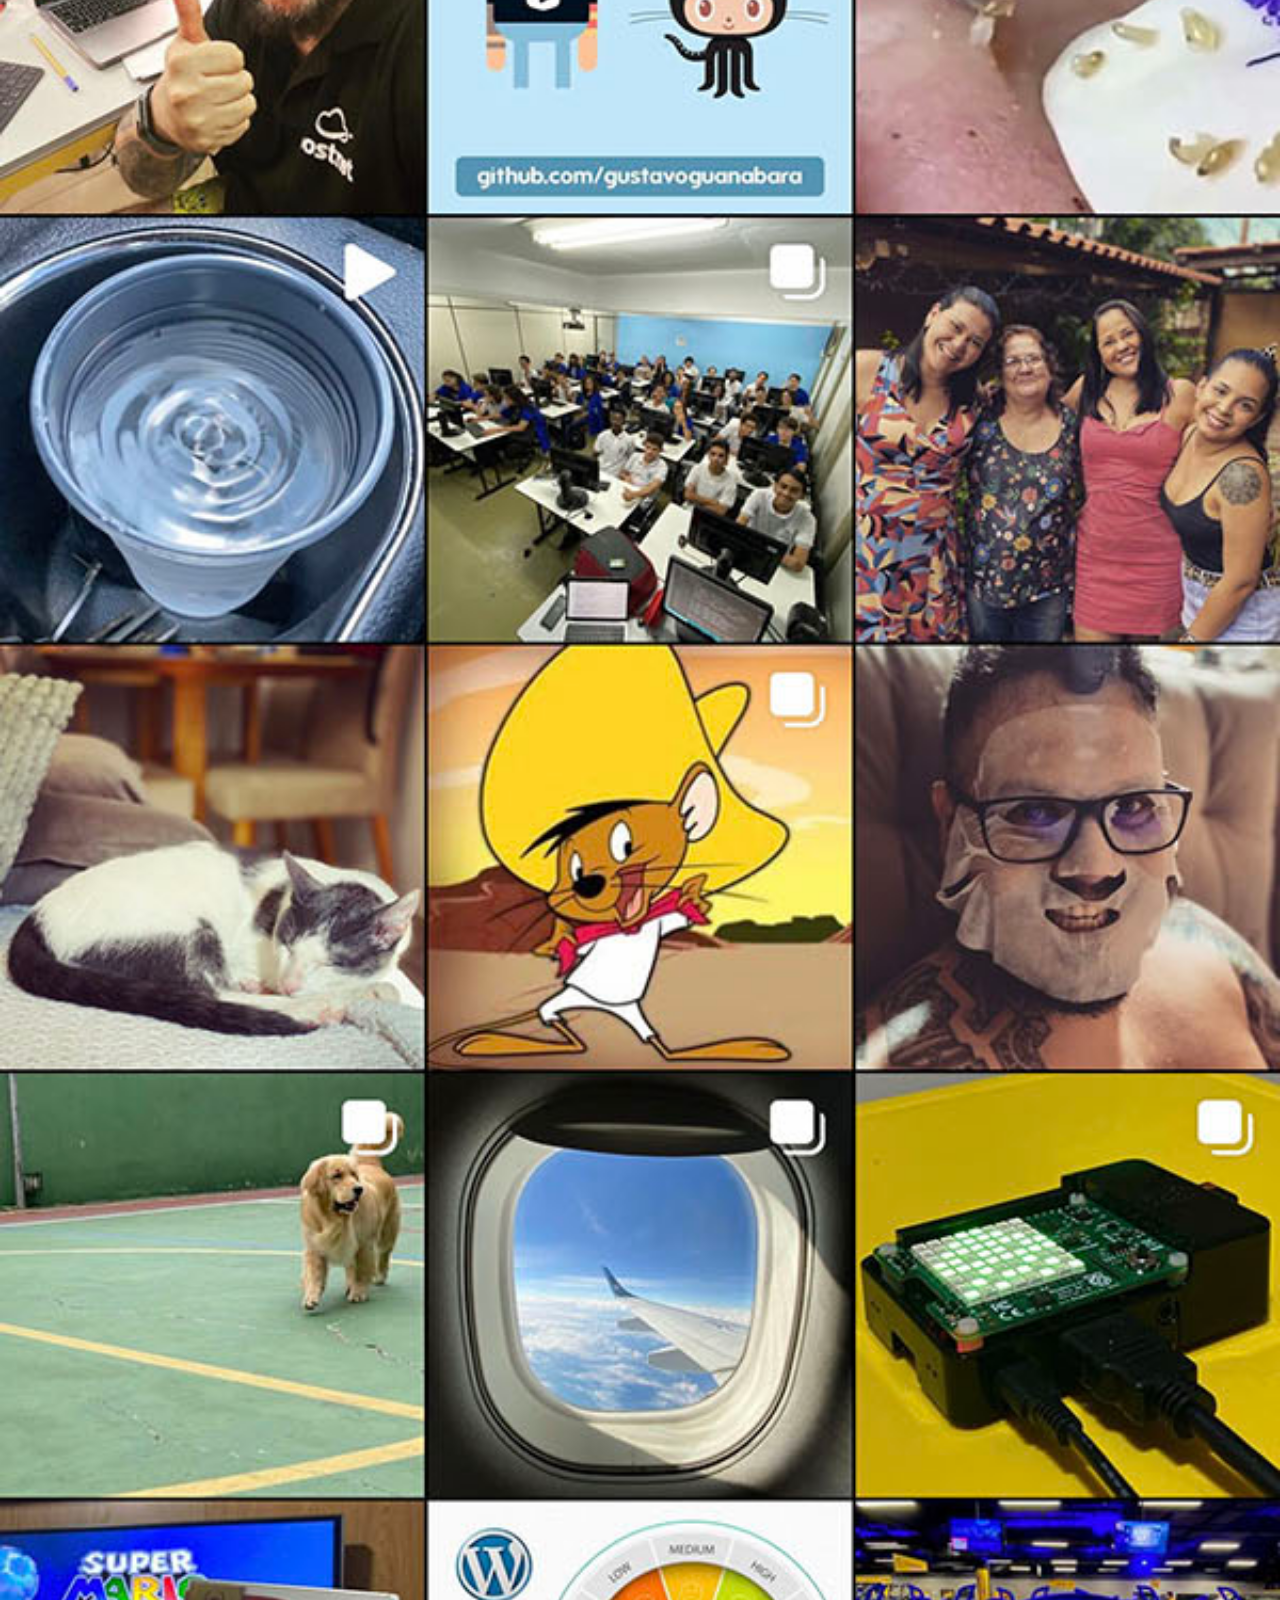
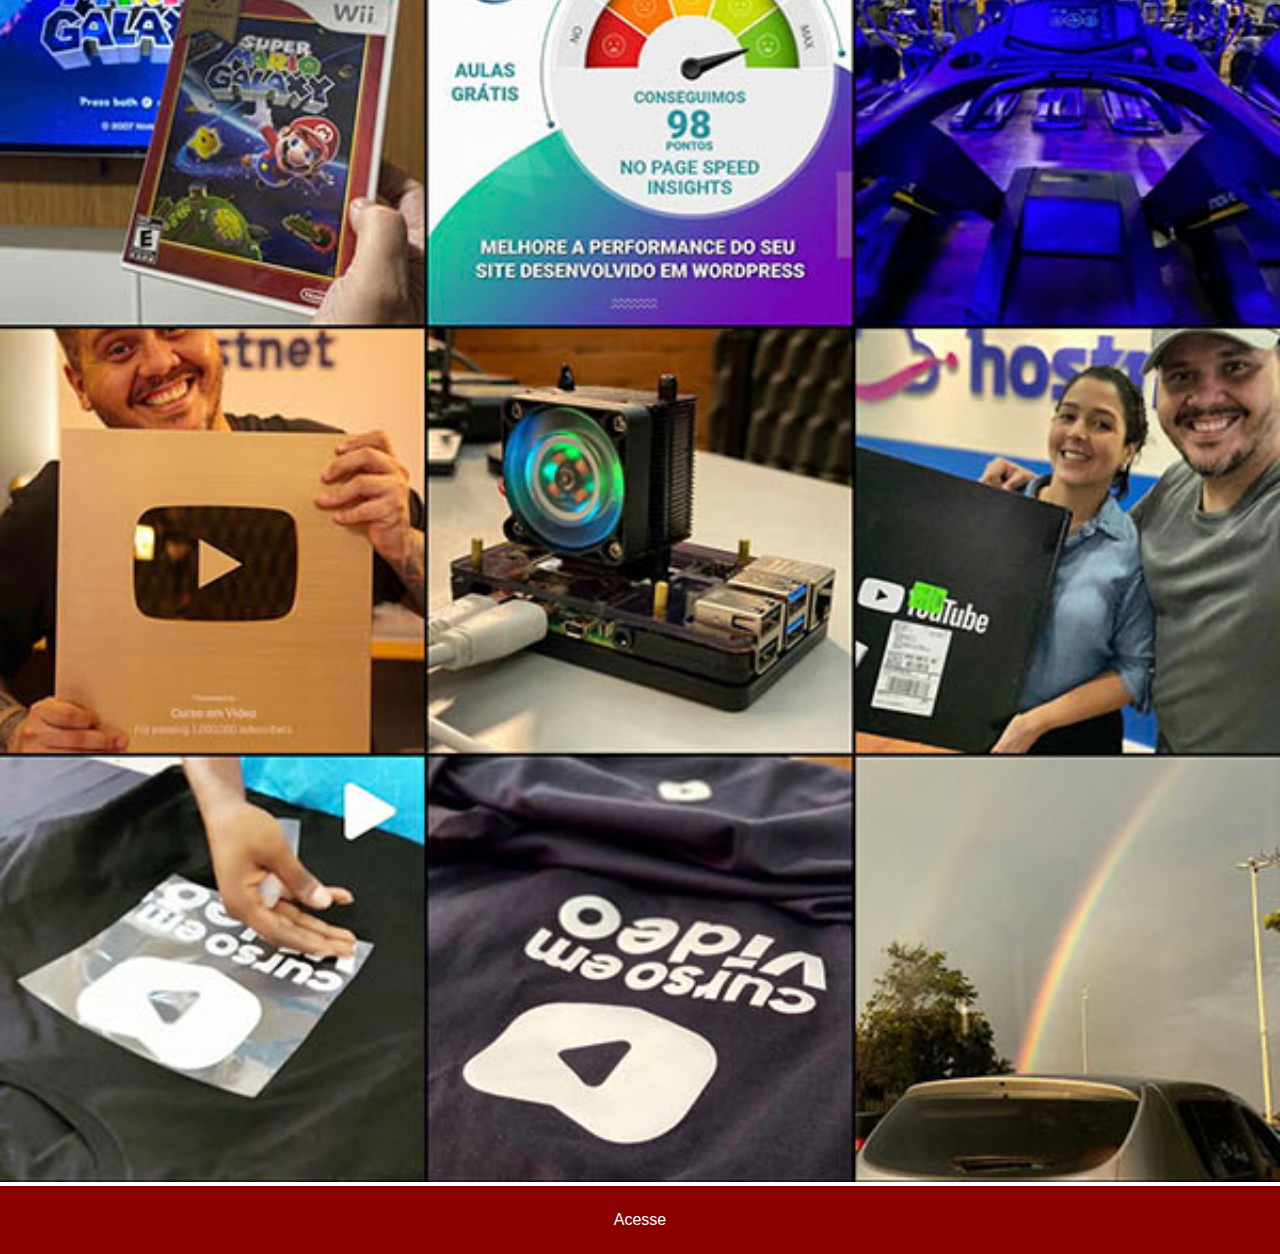
<file: instagram.html>
<!DOCTYPE html>
<html lang="pt-br">
<head>
    <meta charset="UTF-8">
    <meta name="viewport" content="width=device-width, initial-scale=1.0">
    <title>Instagram</title>
    <link rel="stylesheet" href="social.css">
</head>
<body>
    <img src="pacote-d013/imagens/tela-instagram.jpg" alt="Tela instagram">
    <a href="https://www.instagram.com/" target="_blank">
        <p>Acesse</p>
    </a>
</body>
</html>
</file>
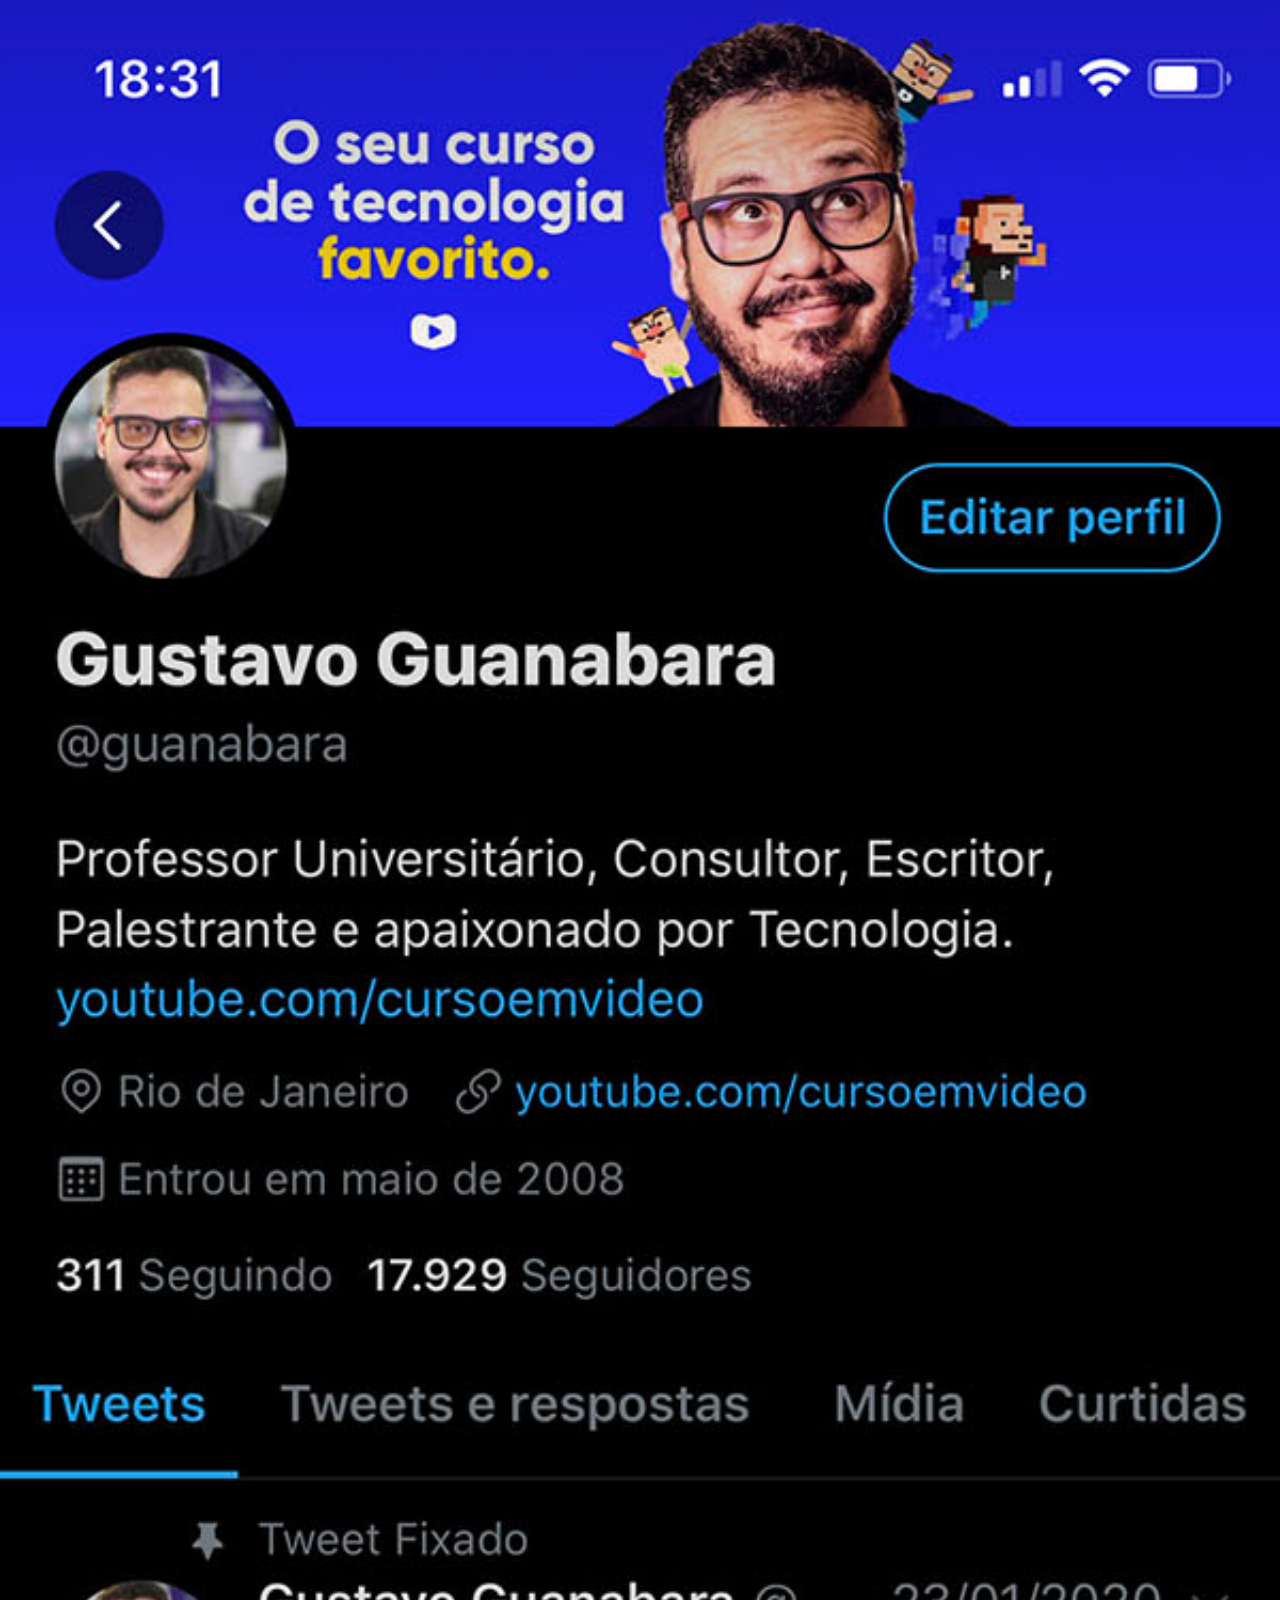
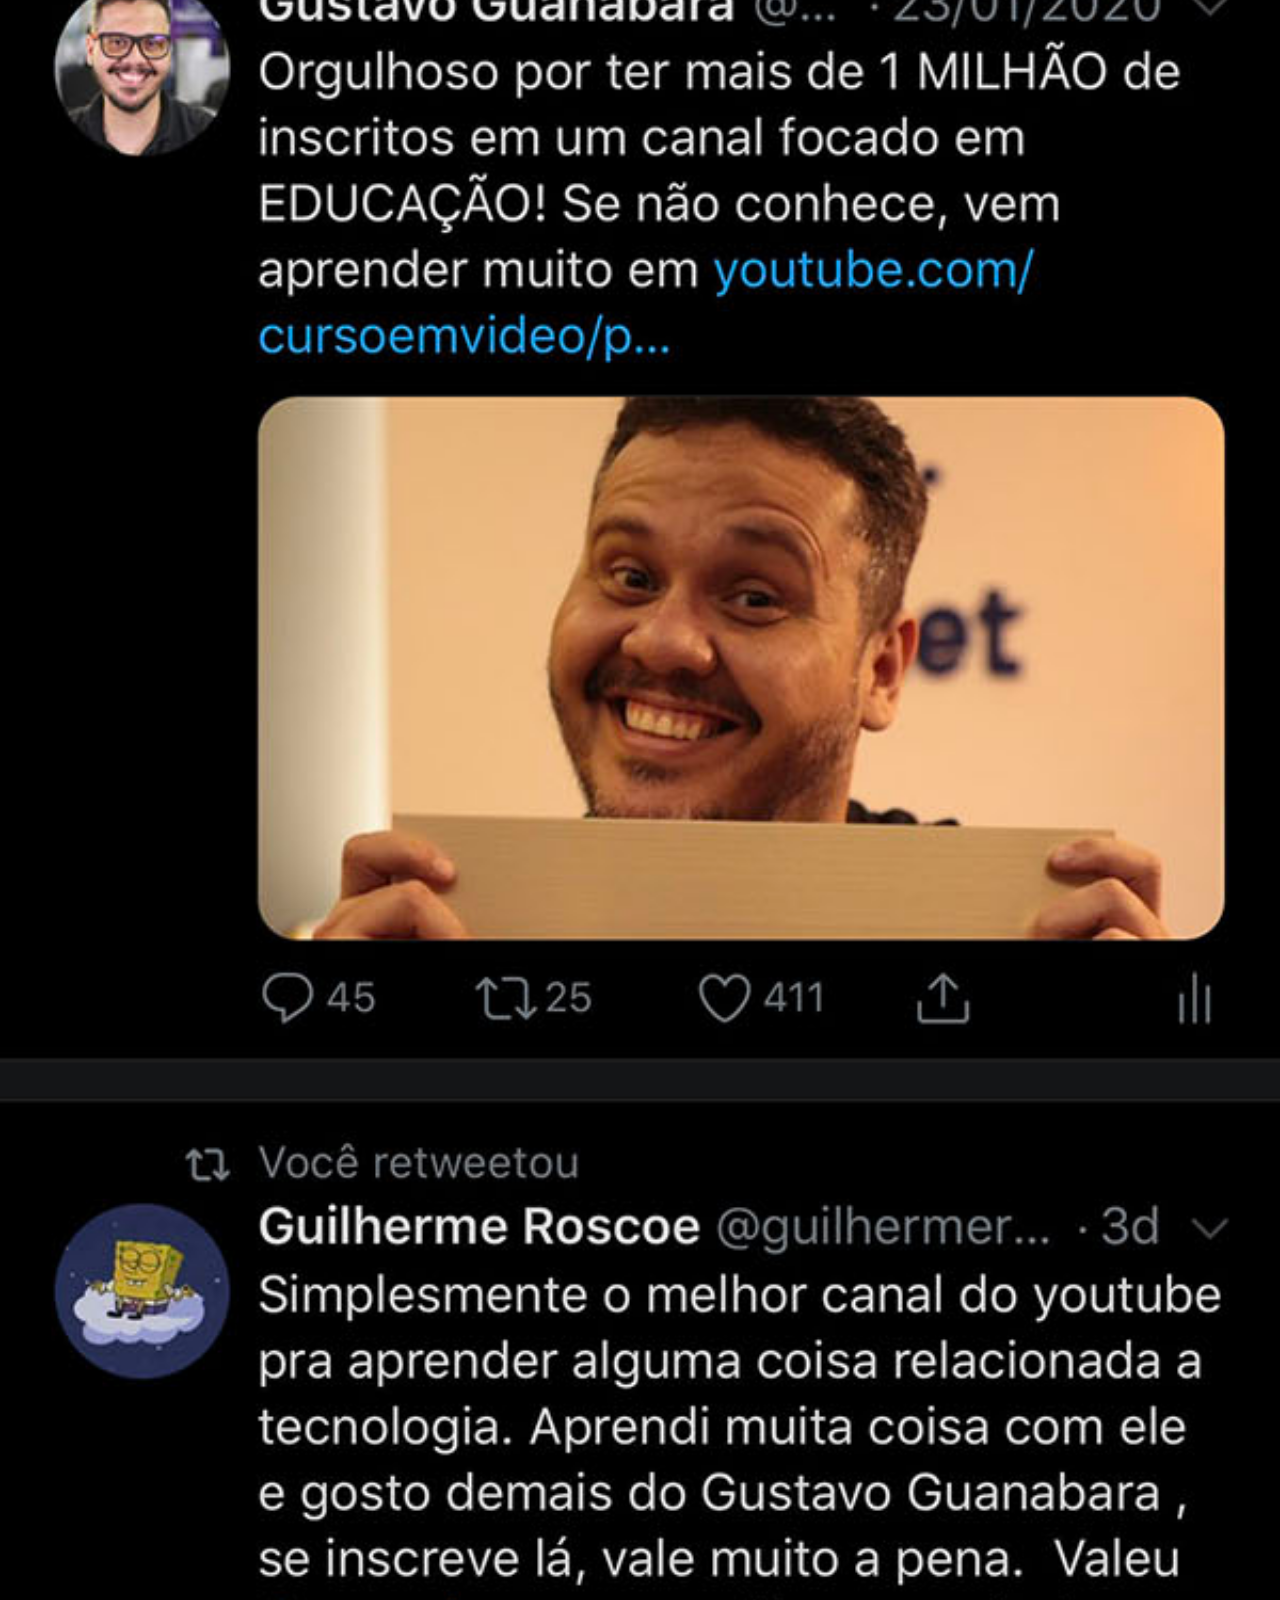
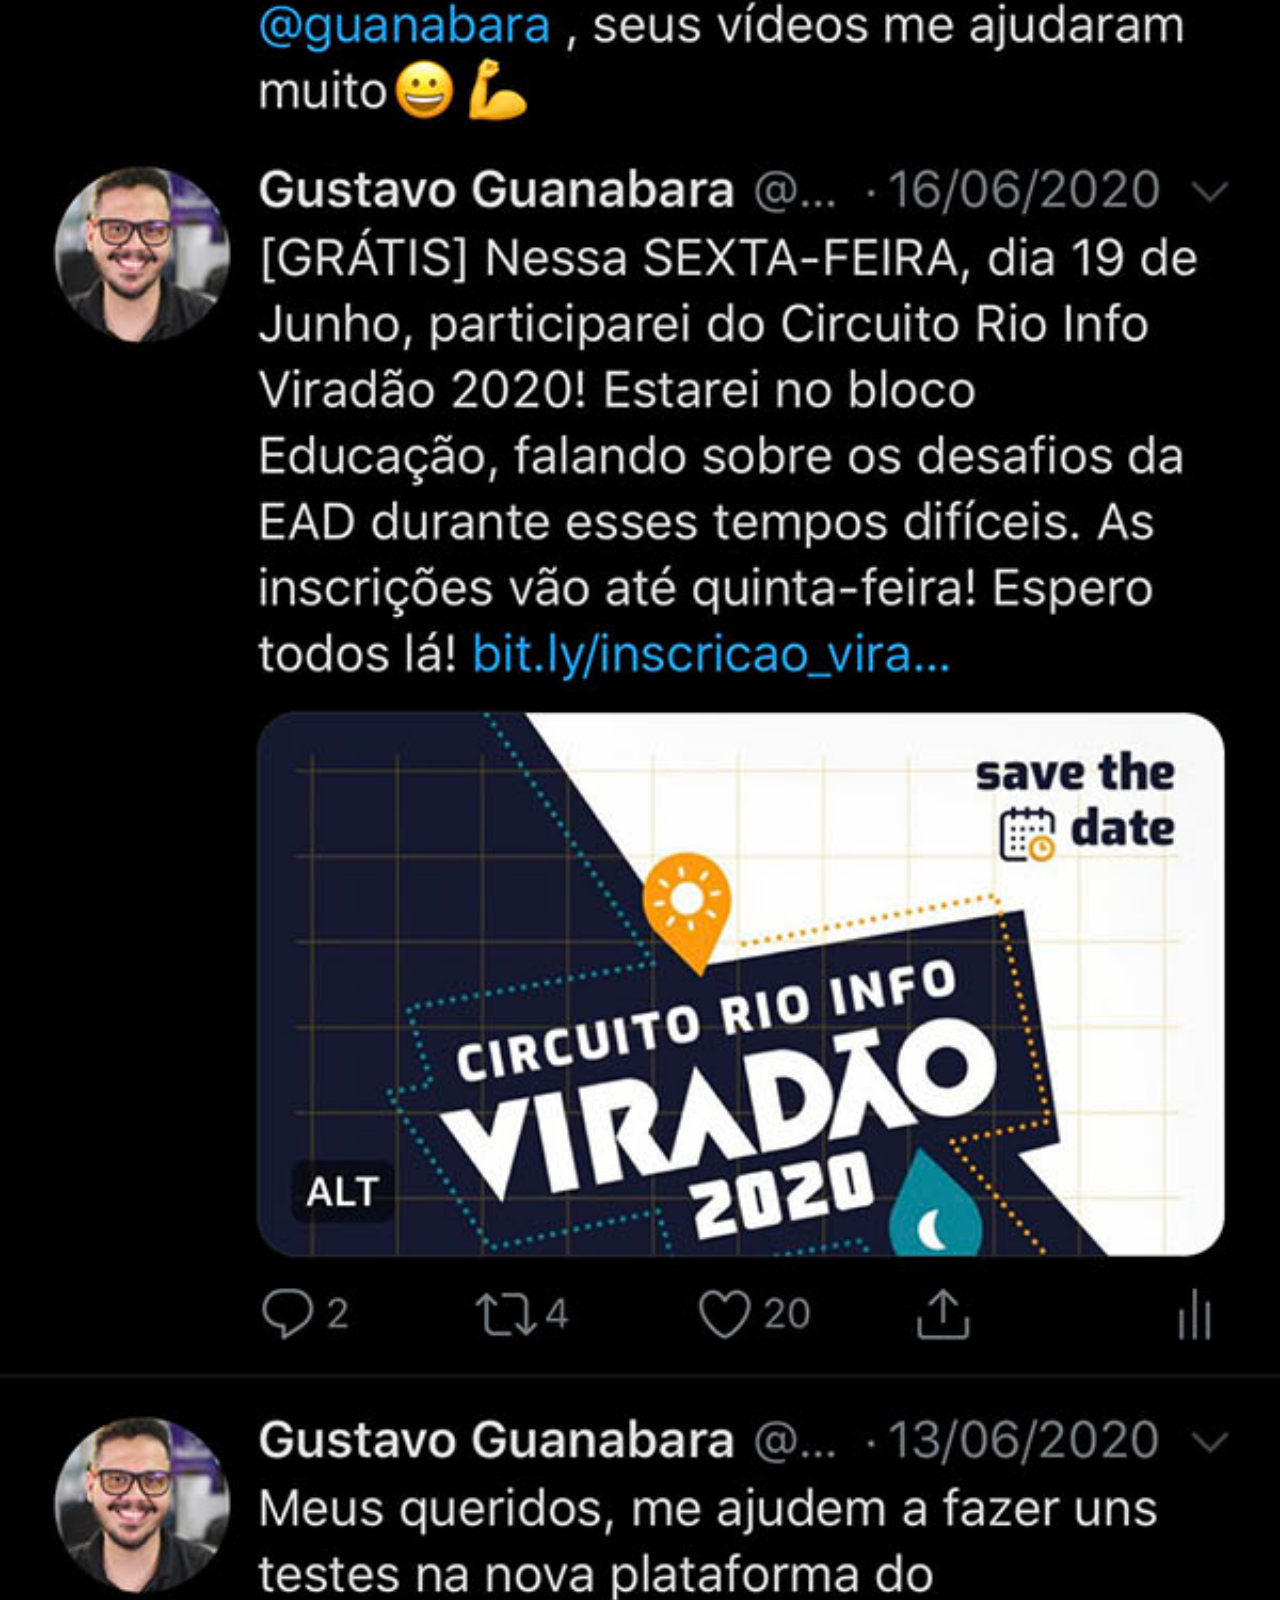
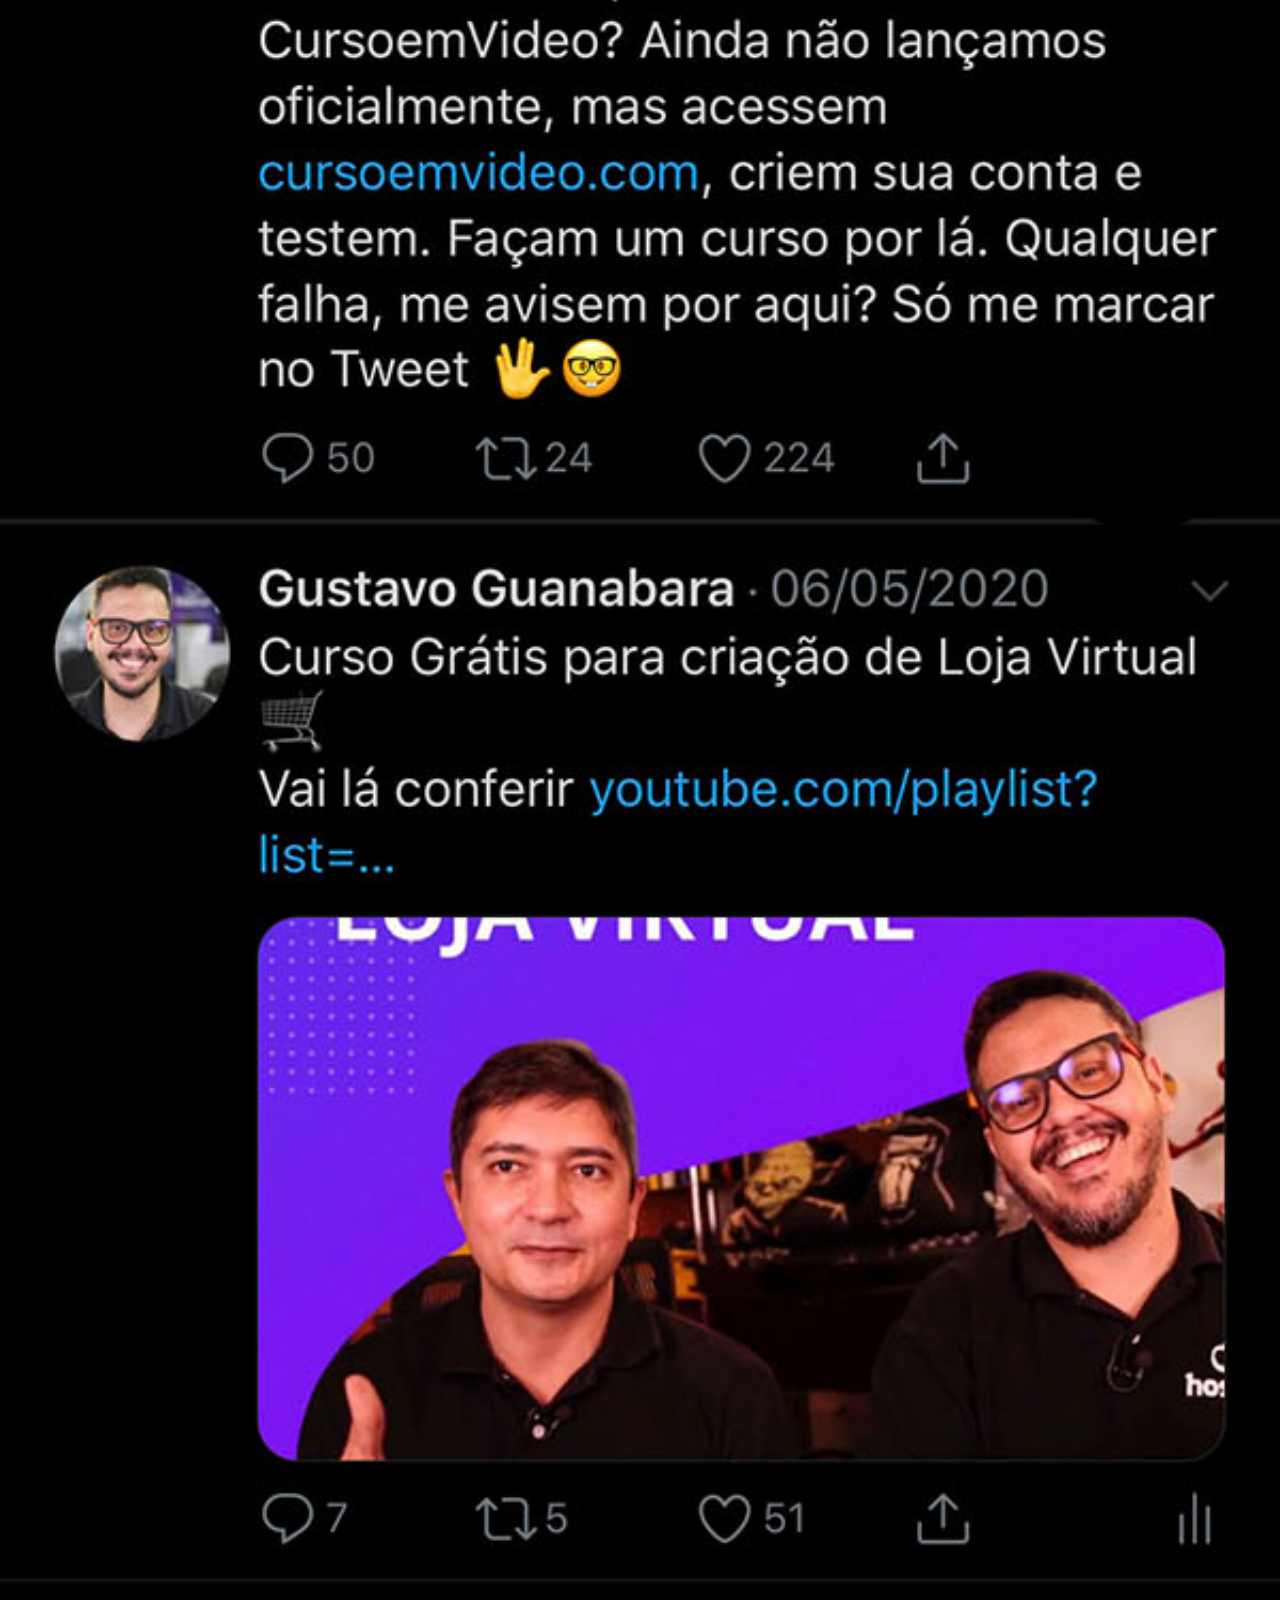
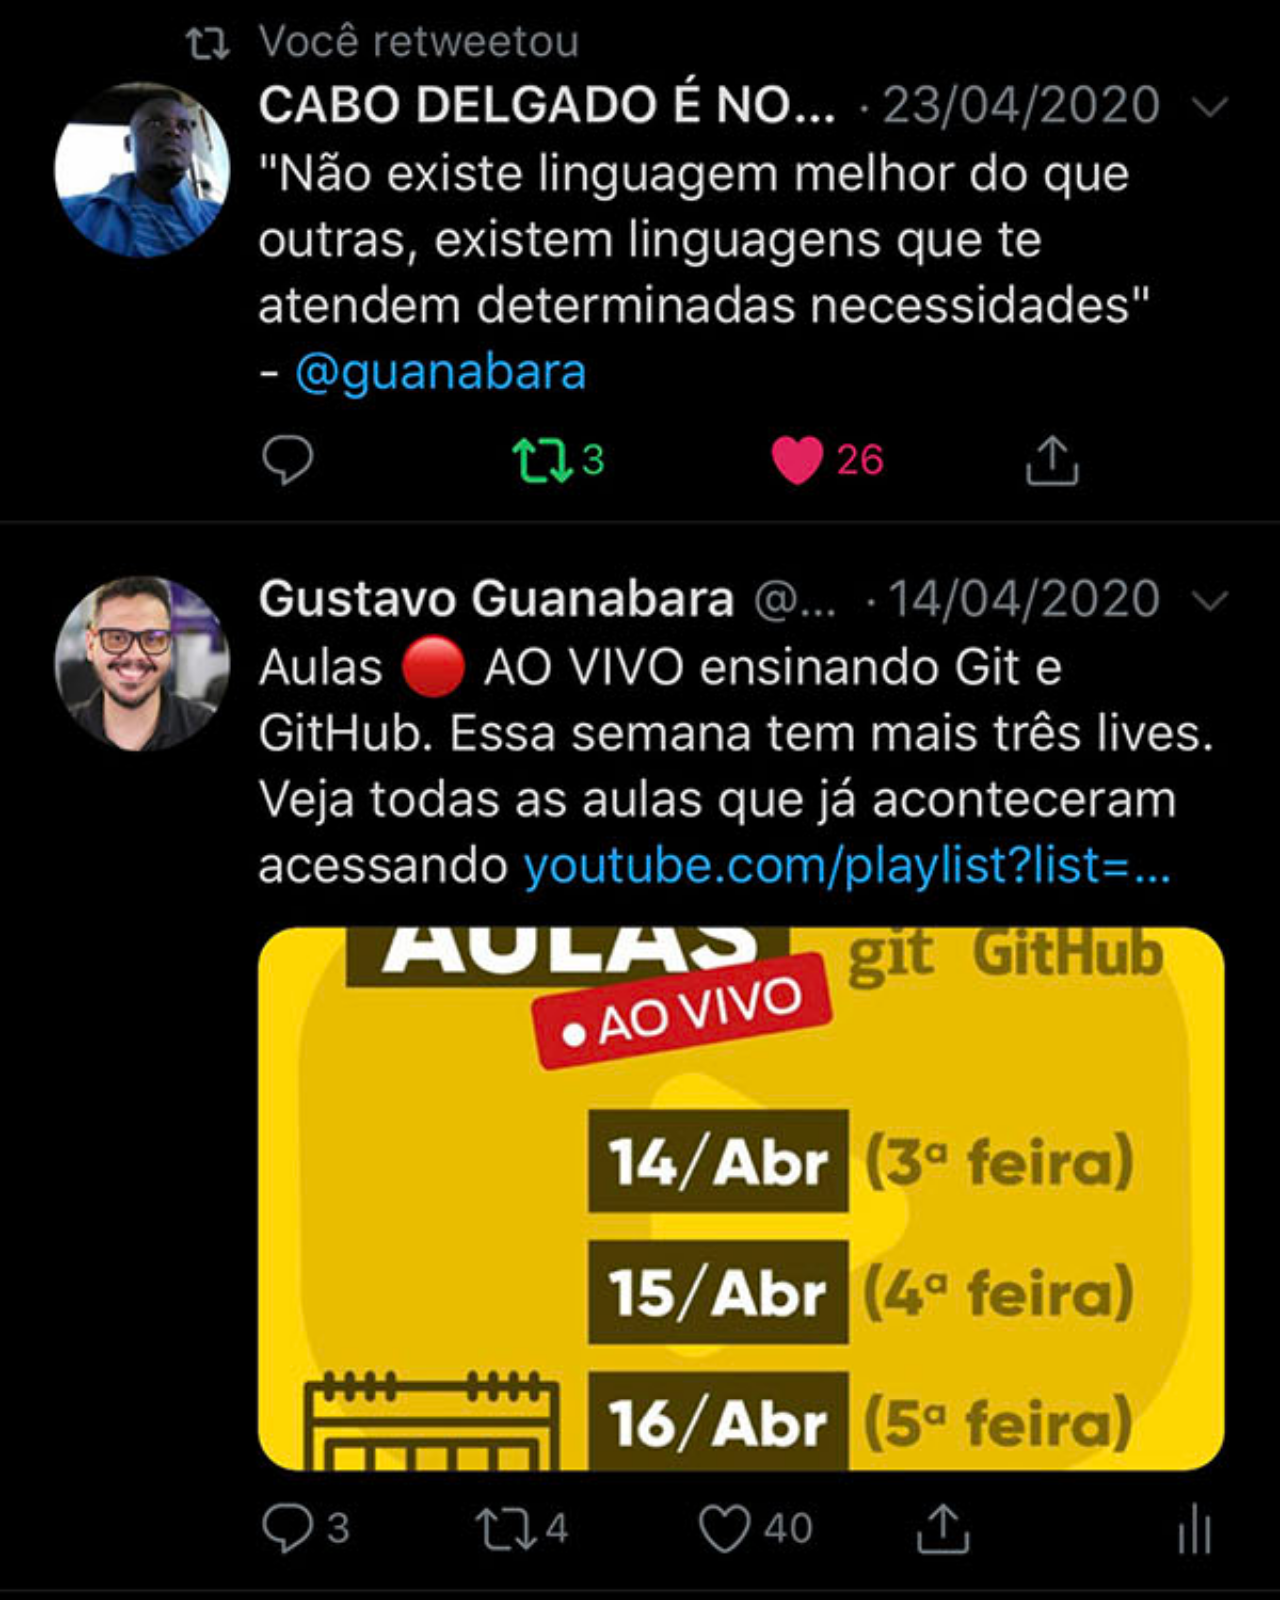
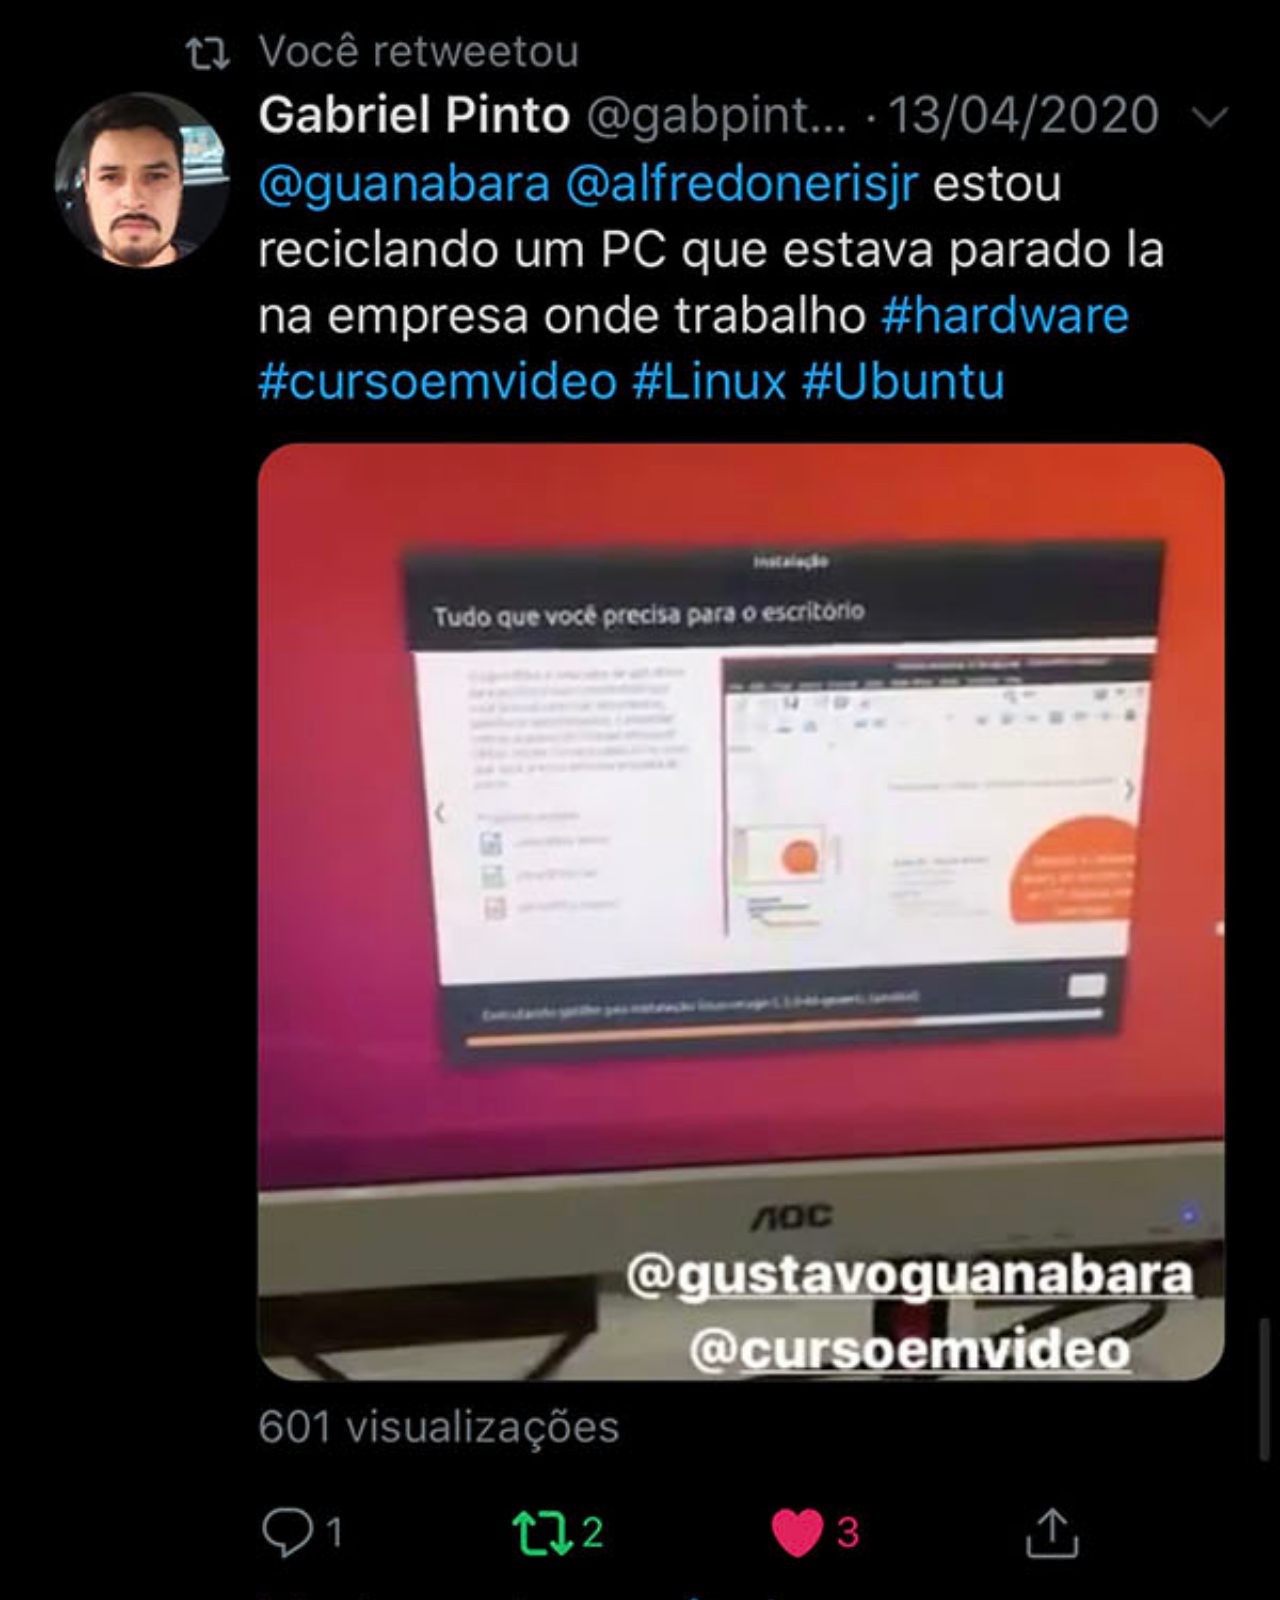
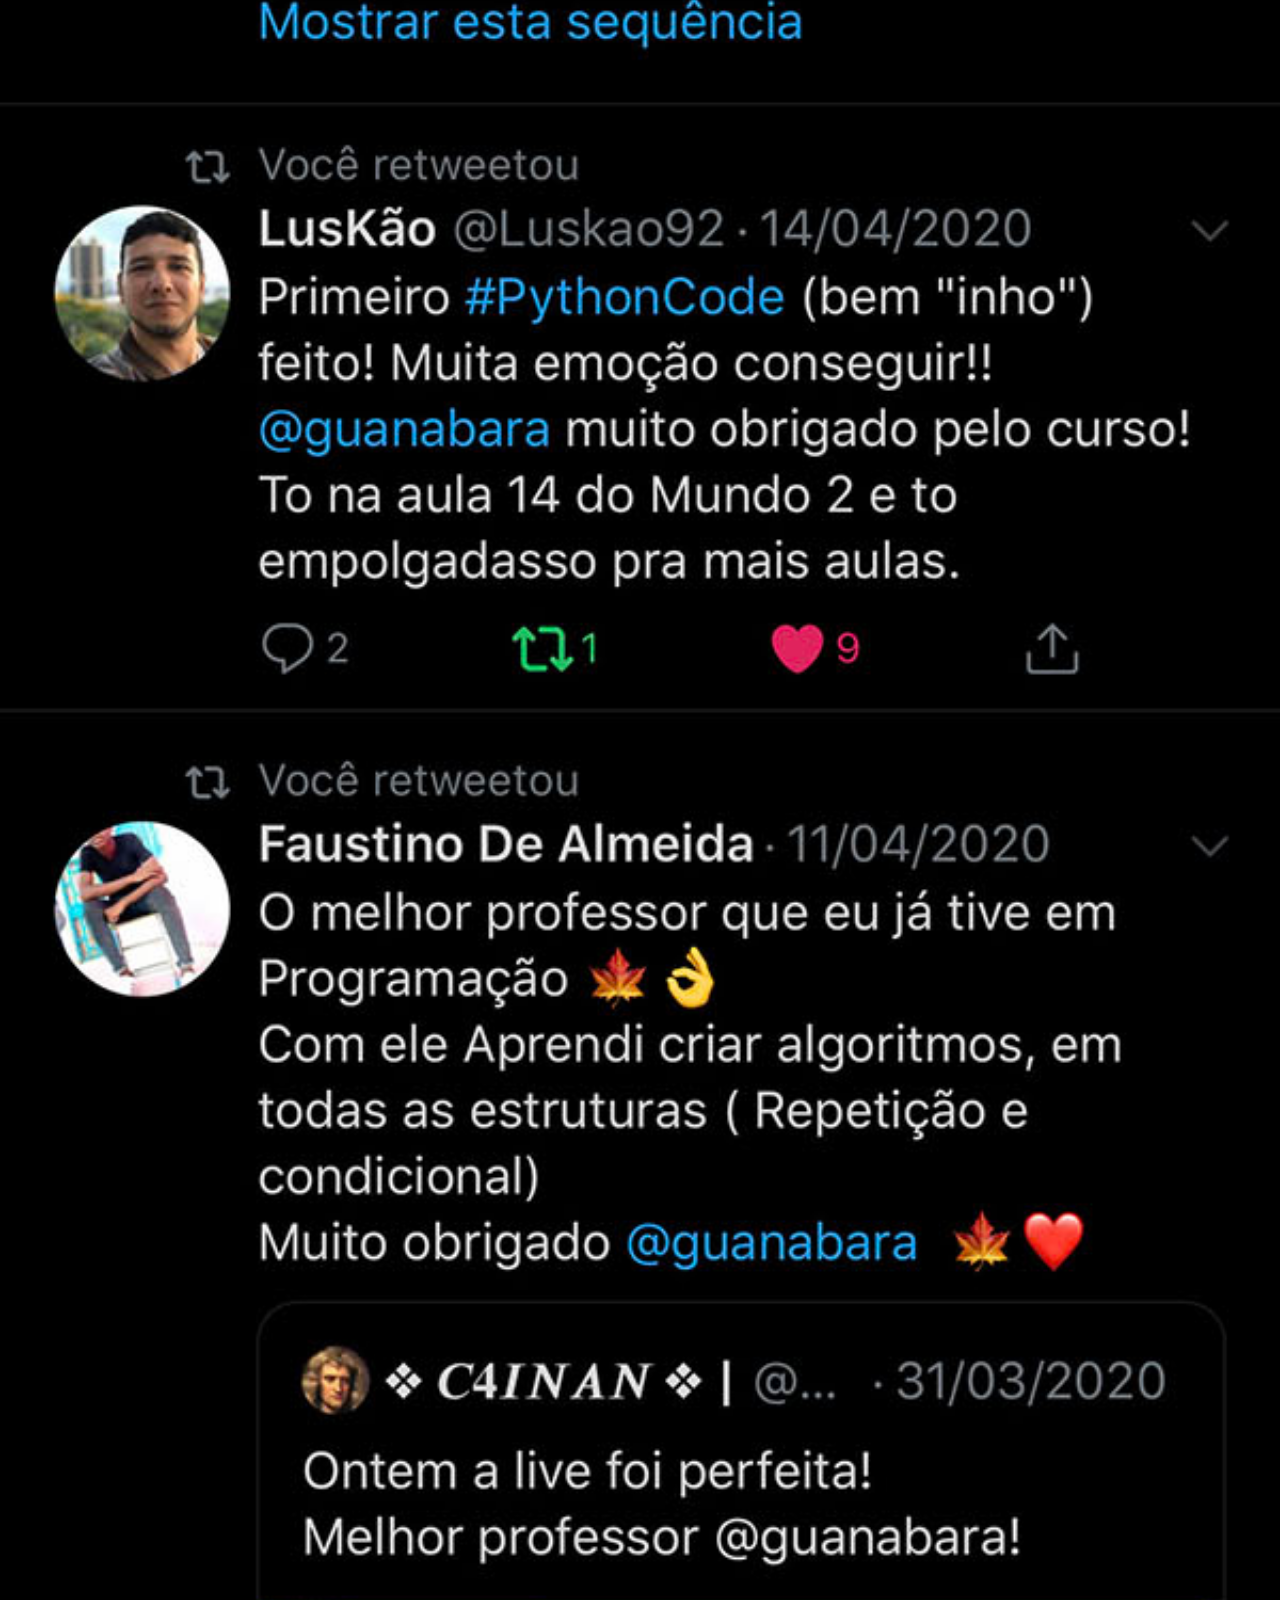
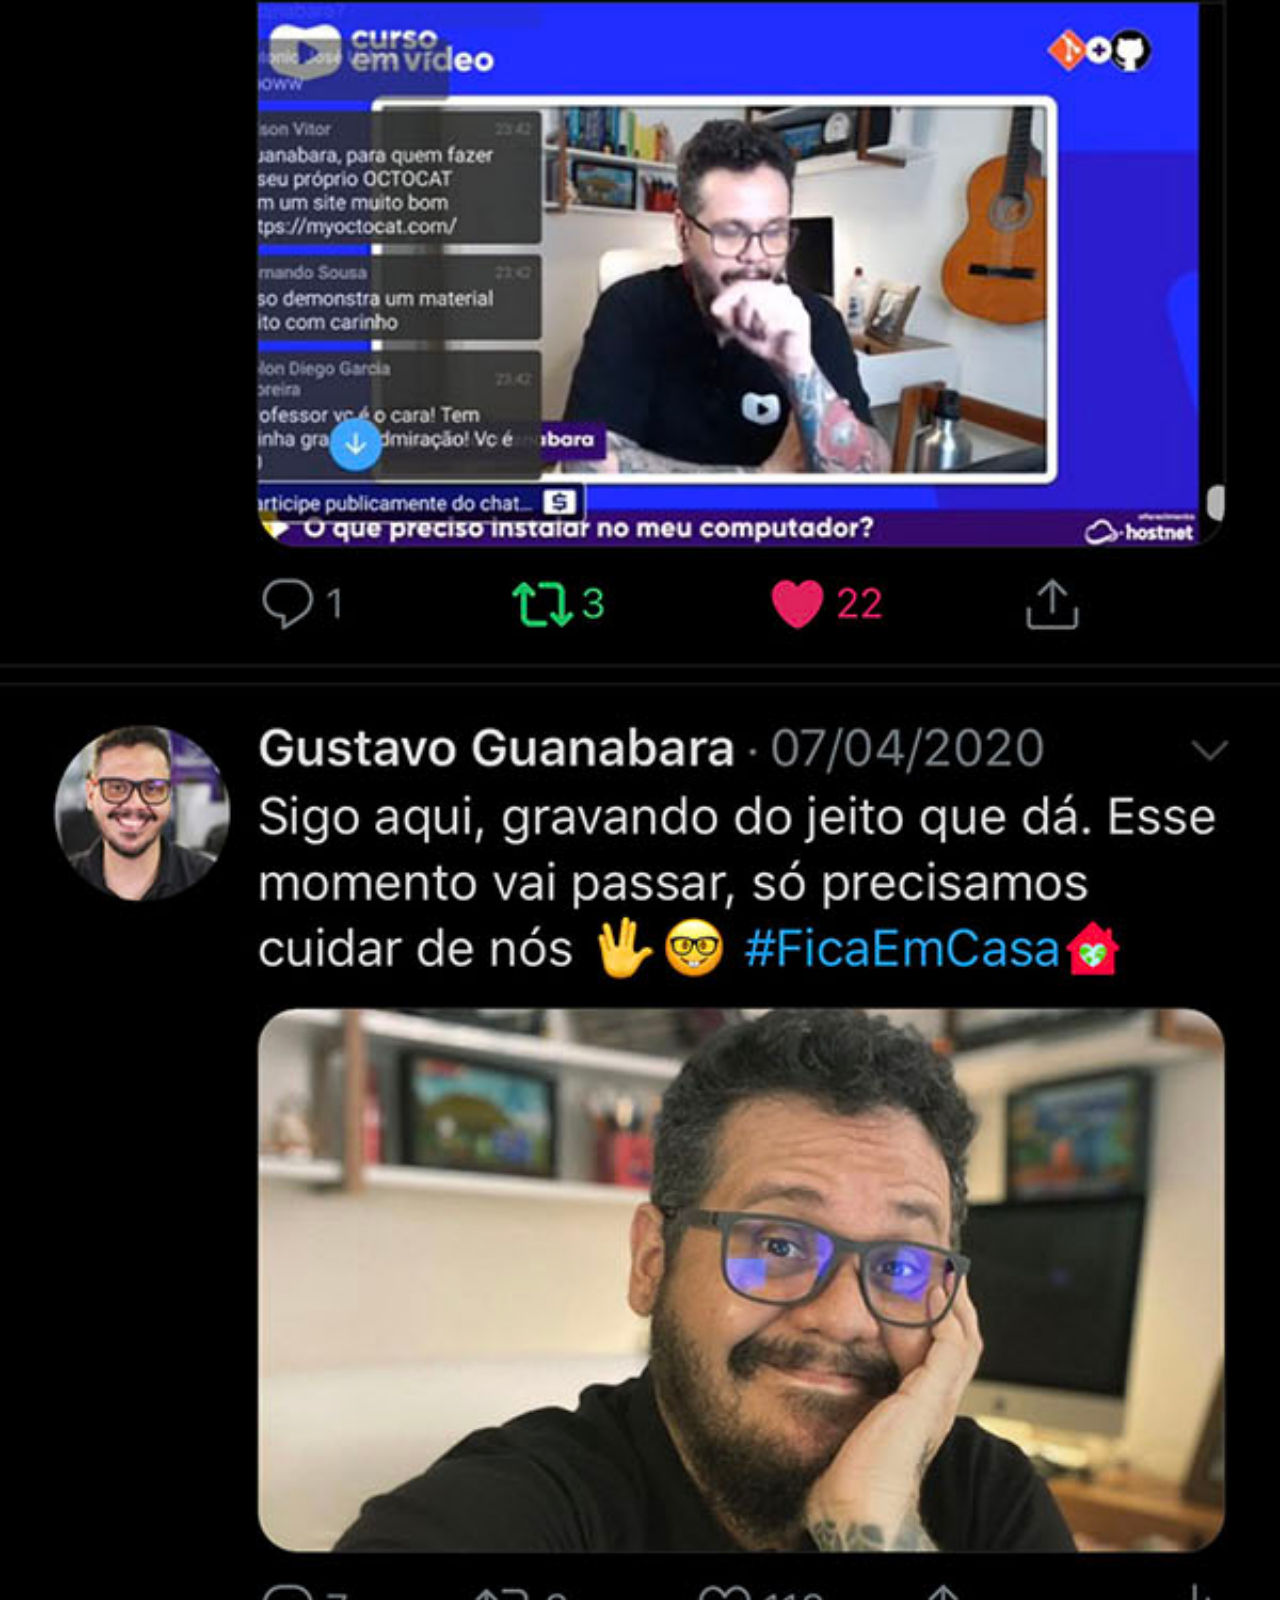
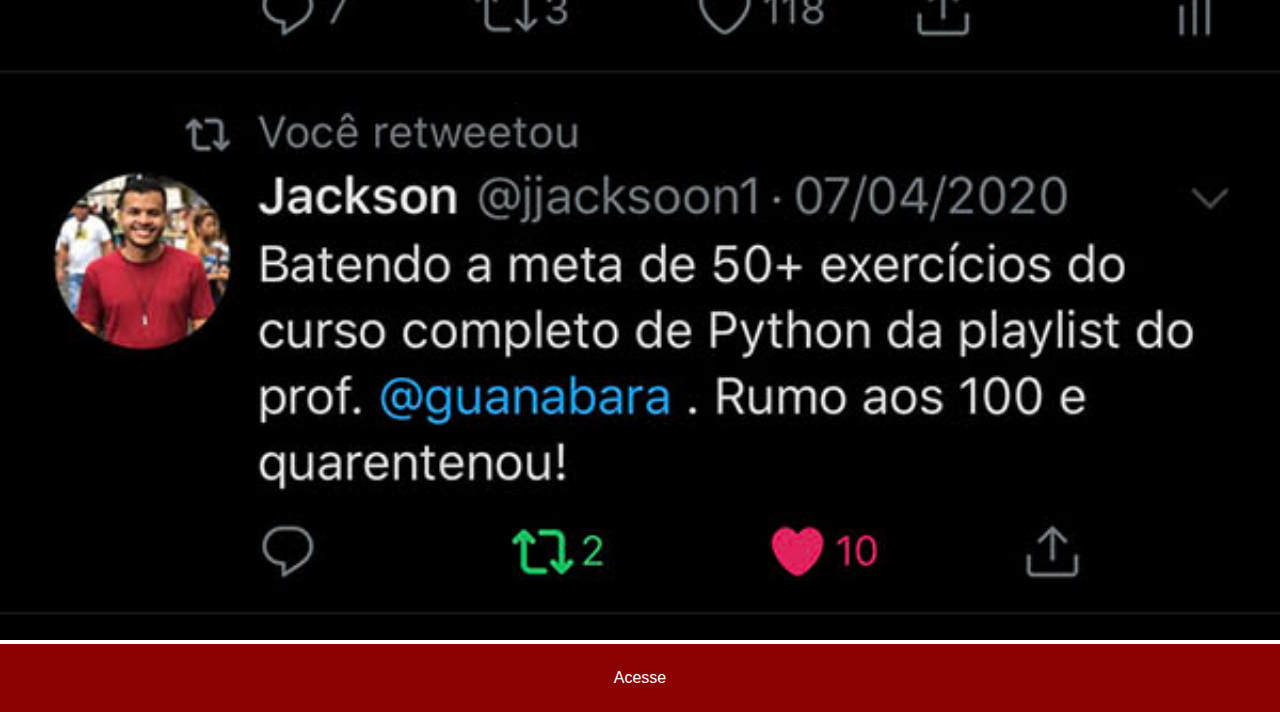
<file: twitter.html>
<!DOCTYPE html>
<html lang="pt-br">
<head>
    <meta charset="UTF-8">
    <meta name="viewport" content="width=device-width, initial-scale=1.0">
    <title>Twitter</title>
    <link rel="stylesheet" href="social.css">
</head>
<body>
    <img src="pacote-d013/imagens/tela-twitter.jpg" alt="Tela twitter">
    <a href="https://x.com/?lang=pt-br" target="_blank">
        <p>Acesse</p>
    </a>
</body>
</html>
</file>
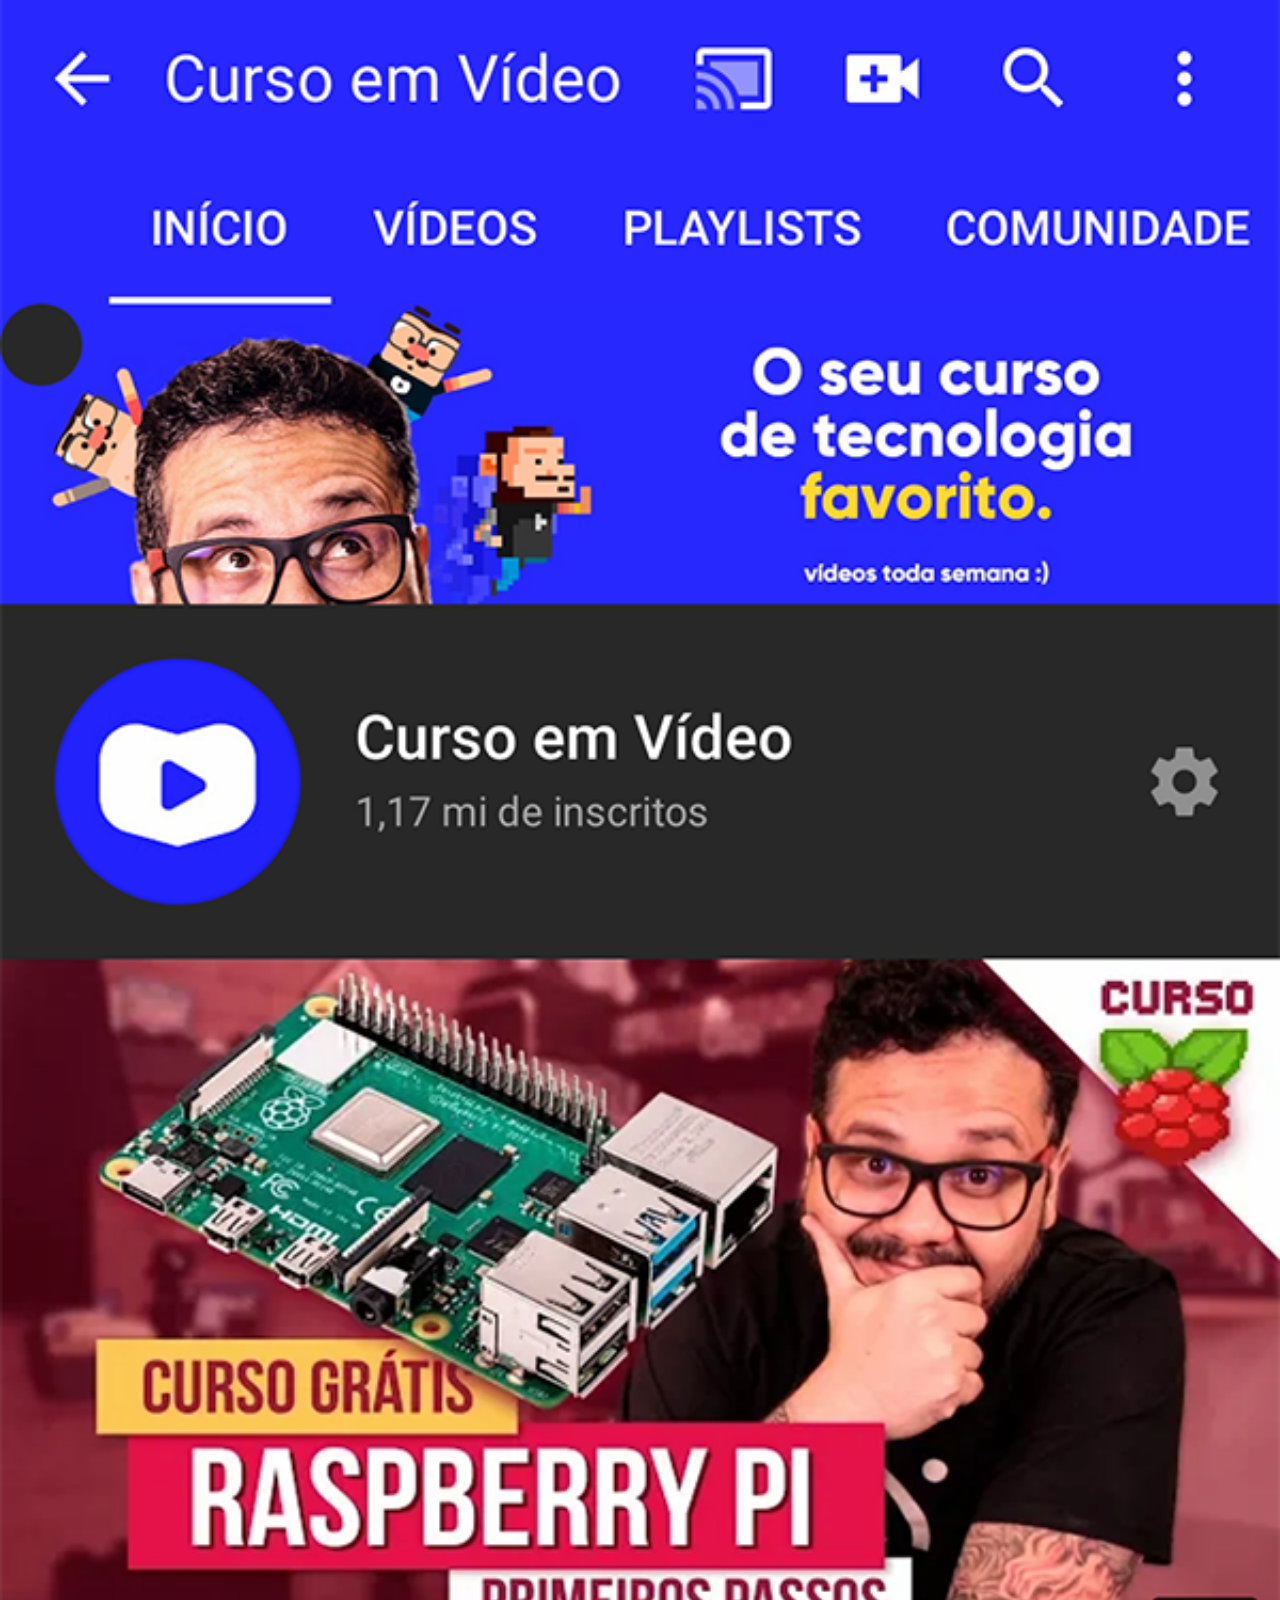
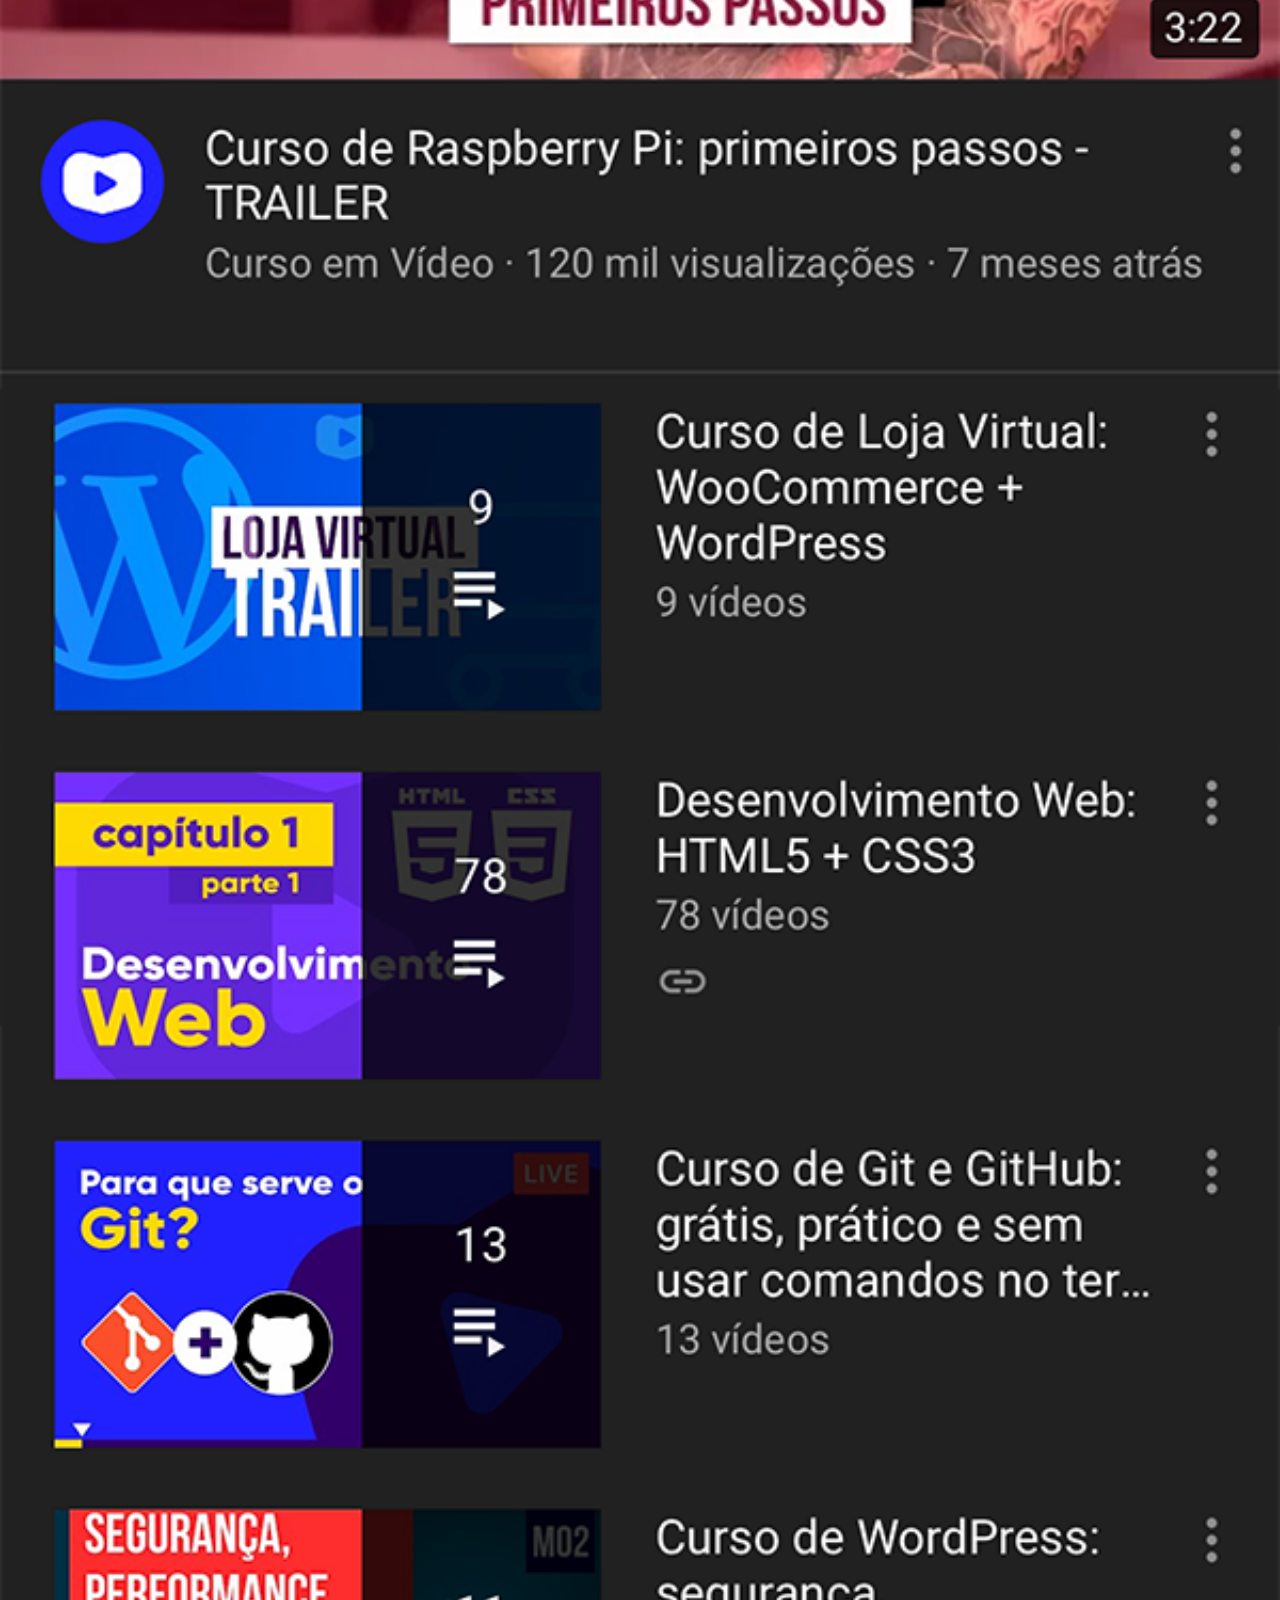
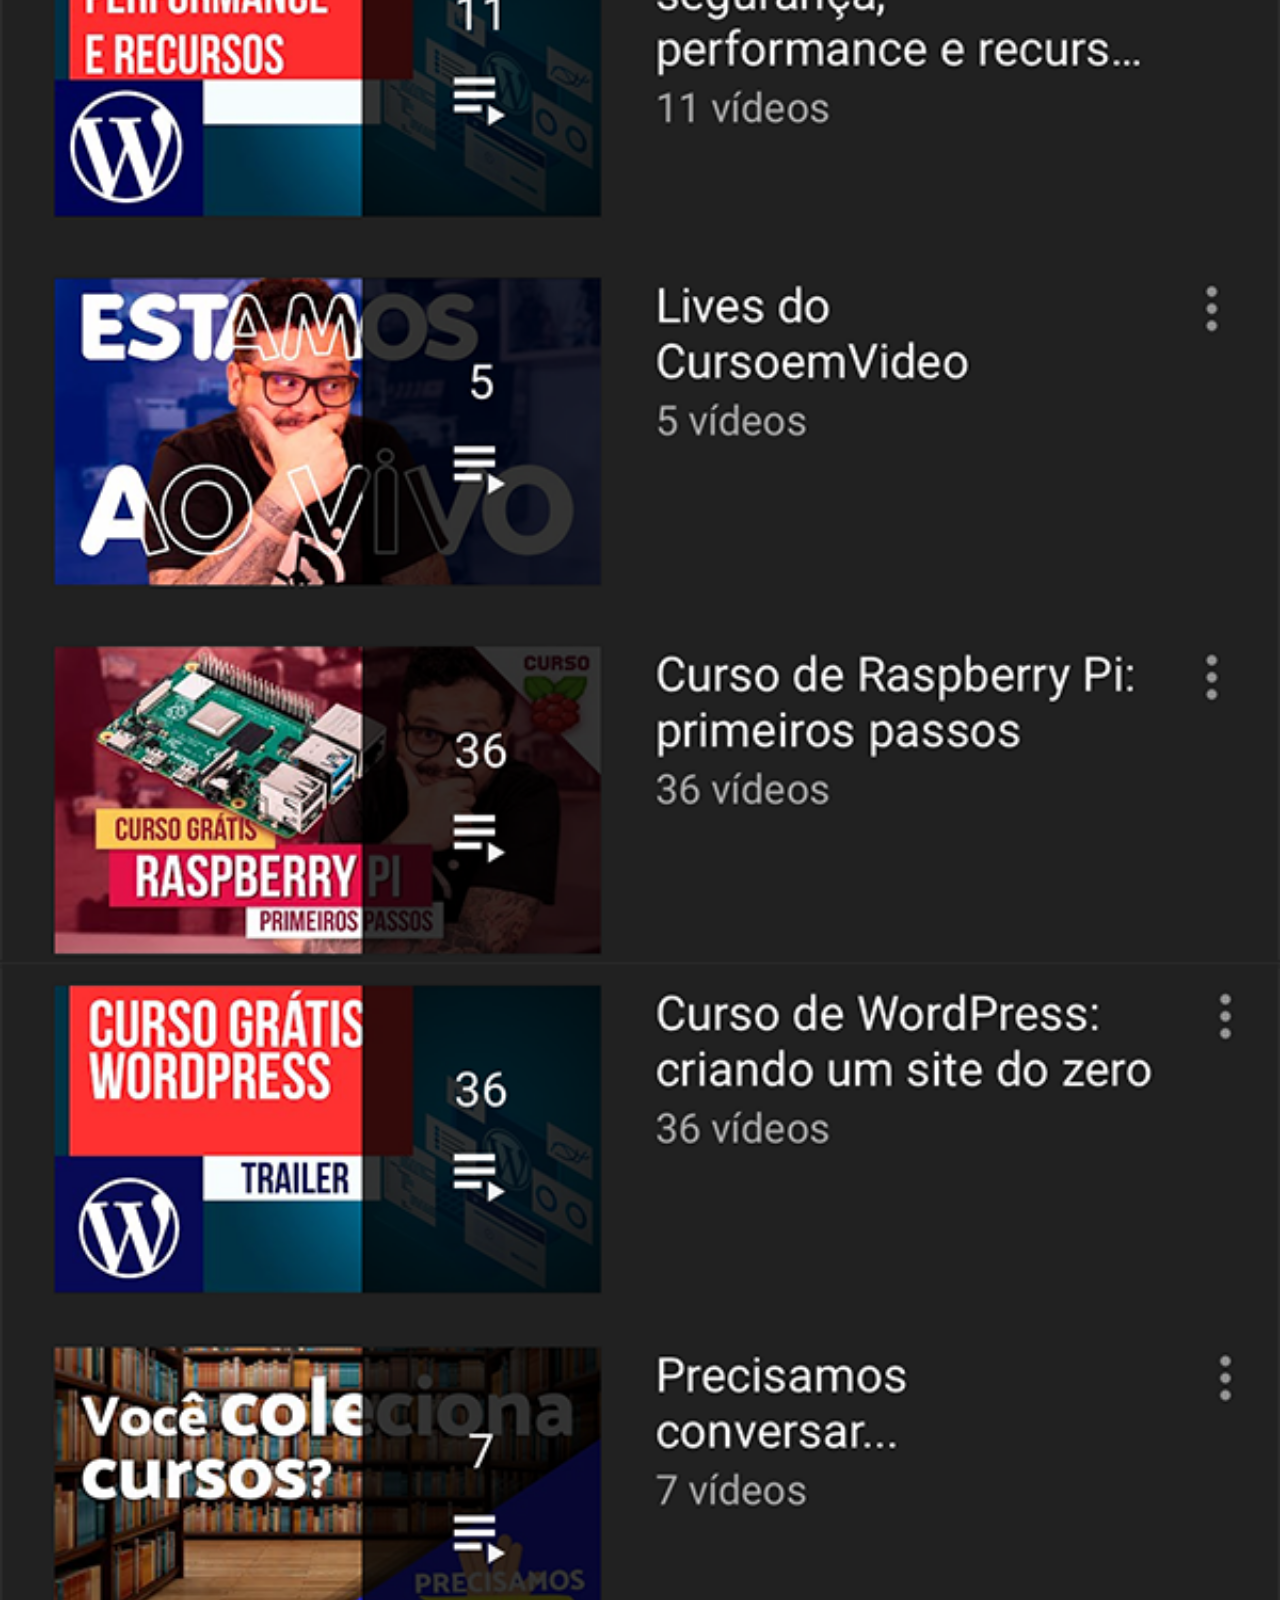
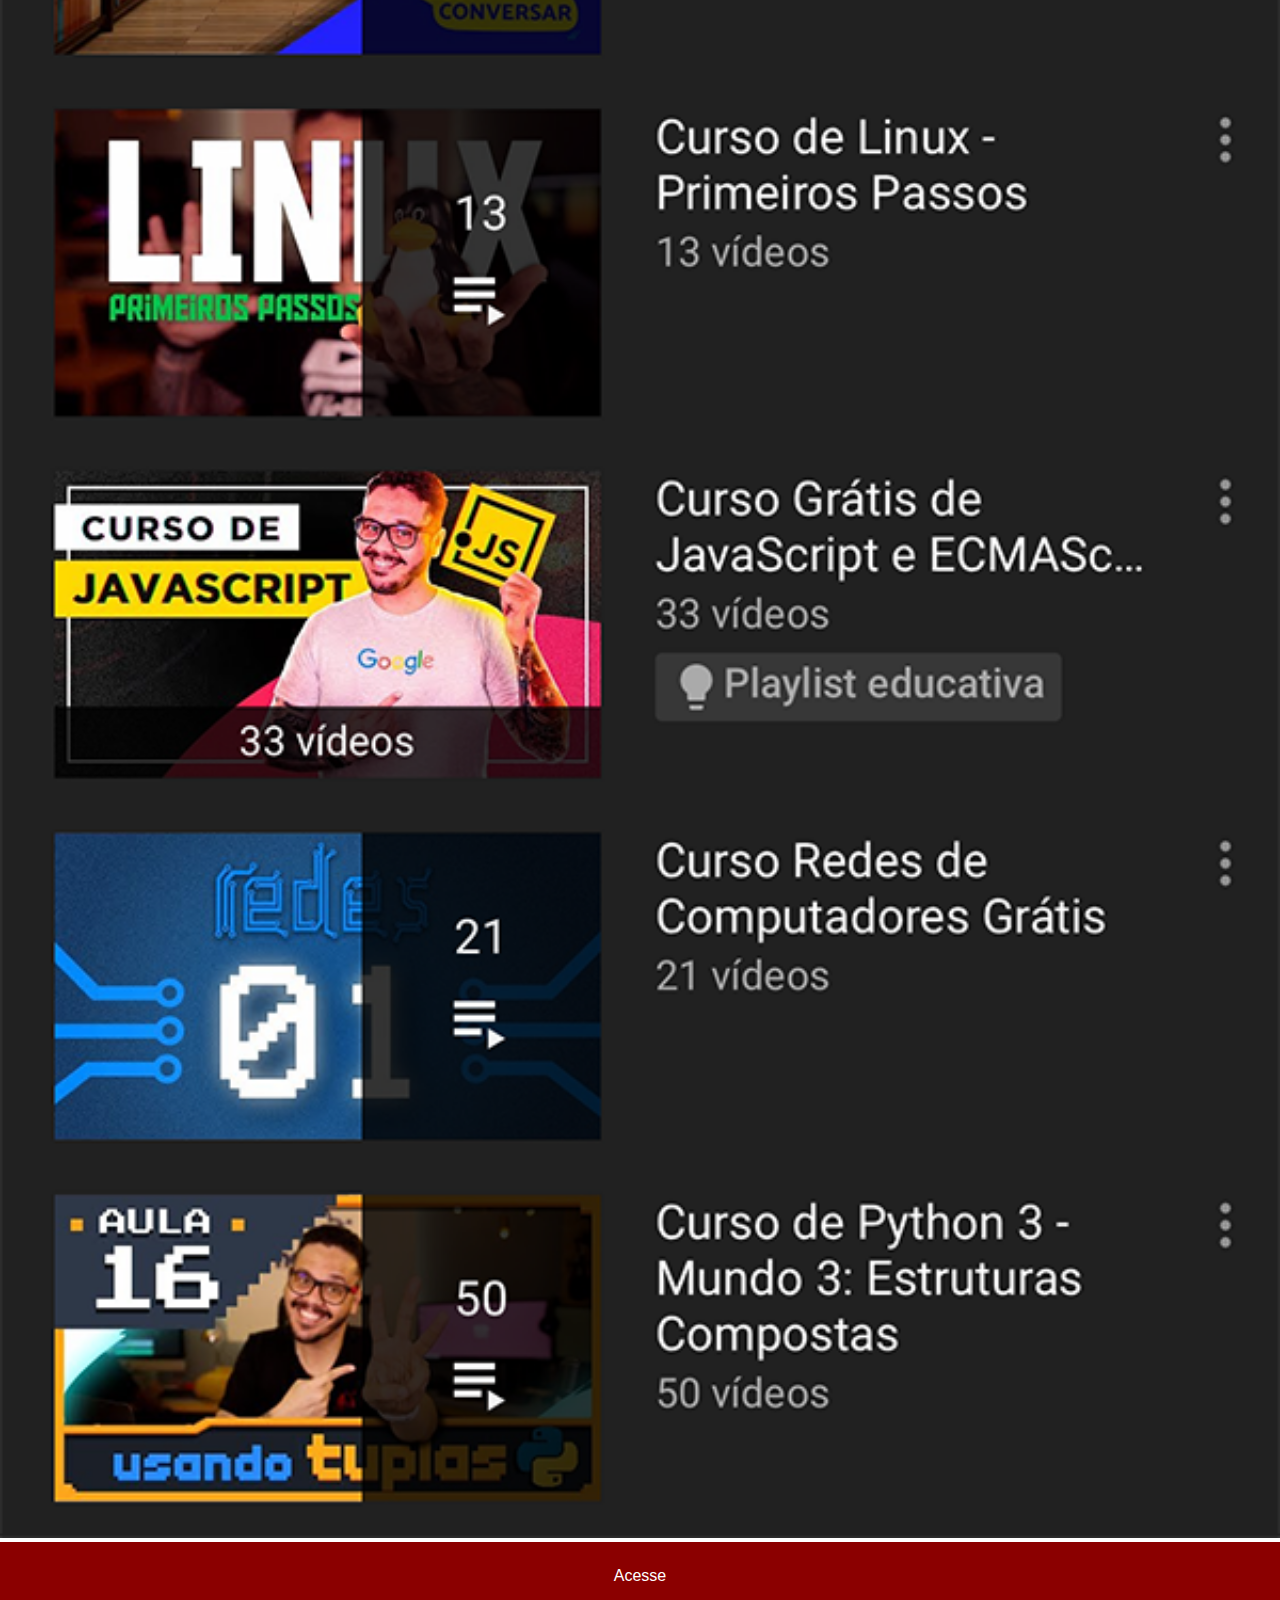
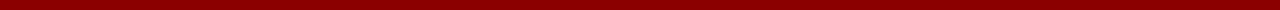
<file: youtube.html>
<!DOCTYPE html>
<html lang="pt-br">
<head>
    <meta charset="UTF-8">
    <meta name="viewport" content="width=device-width, initial-scale=1.0">
    <title>YouTube</title>
    <link rel="stylesheet" href="social.css">
</head>
<body>
    <img src="pacote-d013/imagens/tela-youtube.png" alt="Tela youtube">
    <a href="https://www.youtube.com/" target="_blank">
        <p>Acesse</p>
    </a>
</body>
</html>
</file>
<file: style.css>
@charset "UTF-8";

*{
    margin: 0px;
    padding: 0px;
    font-family: Arial, Helvetica, sans-serif;
}

html, body{
    height: 100vh;
    width: 100vw;
    background: black url(pacote-d013/imagens/fundo-madeira.jpg) no-repeat top center;
    background-size: cover;
    background-attachment: fixed;
}

main{
    height: 100vh;
    position: relative;
}

section#telefone{
    position: absolute;
    top: 50%;
    left: 50%;
    transform: translate(-50%, -50%);
    height: 627px;
    width: 310px;
    background: url('pacote-d013/imagens/frame-iphone.png') no-repeat;
}

iframe#tela{
    position: relative;
    top: 80px;
    left: 22px;
    width: 267px;
    height: 471px;
}

section#redes-sociais img{
    width: 50px;
    margin: 10px;
    border-radius: 50%;
    box-shadow: 2px 2px 5px rgba(0, 0, 0, 0.418);
    box-sizing: border-box;
    
}

section#redes-sociais{
    text-align: right;
}

section#redes-sociais img:hover{
    border: 2px solid rgba(255, 255, 255, 0.628);
    transform: translate(-3px, -3px);
    box-shadow: 5px 5px 10px rgba(0, 0, 0, 0.603);transition: transform 0.25s;
    transition: border 0.25s;
}
</file>
<file: social.css>
@charset "UTF-8";

*{
    padding: 0px;
    margin: 0px;
    font-family: Arial, Helvetica, sans-serif;
}

::-webkit-scrollbar{
    height: 0px;
    width: 0px;
}

img{
    width: 100vw;
}

a{
    display: block;
    text-decoration: none;
    color: white;
    background-color: darkred;
    padding: 20px;
    text-align: center;
}

p{
    margin: auto;
    width: 76px;
    padding: 5px;
}

p:hover{
background-color: rgba(255, 255, 255, 0.247);
border-radius: 5px;
transition: 0.25s;
}
</file>
